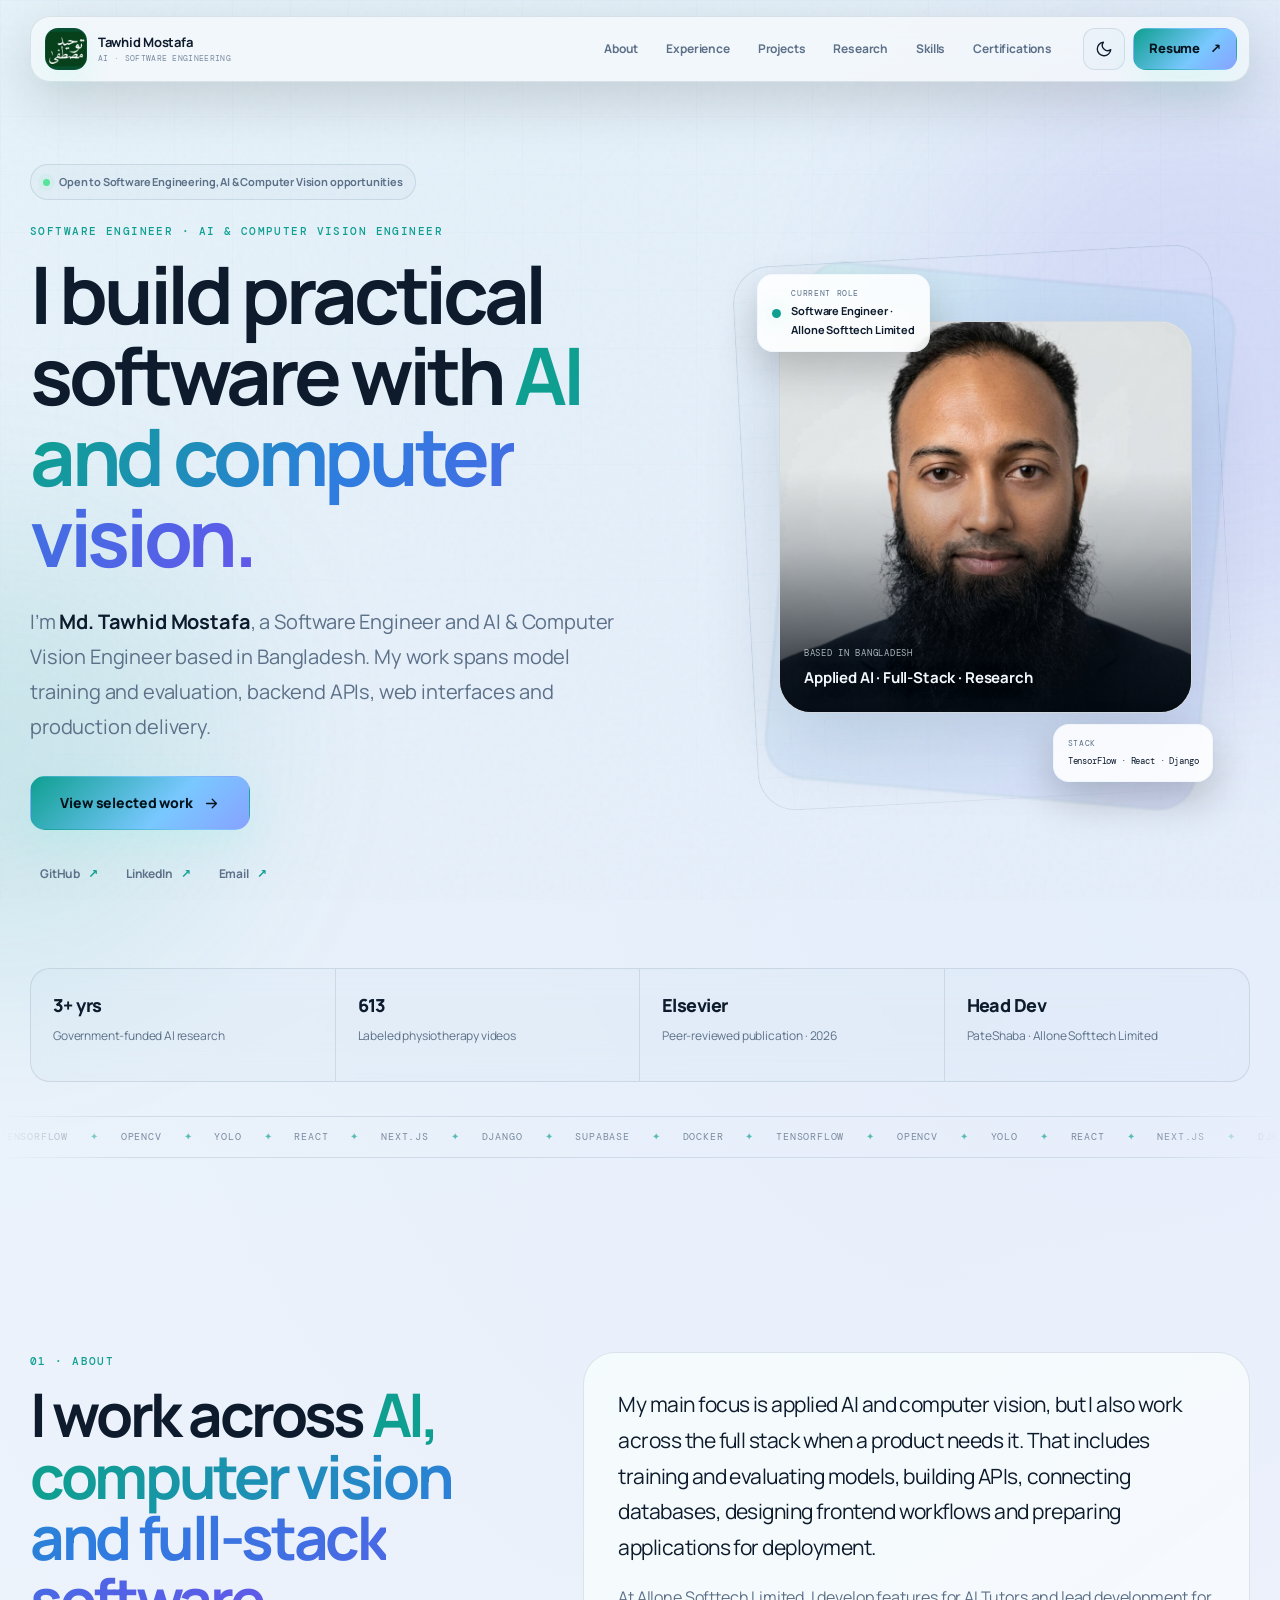
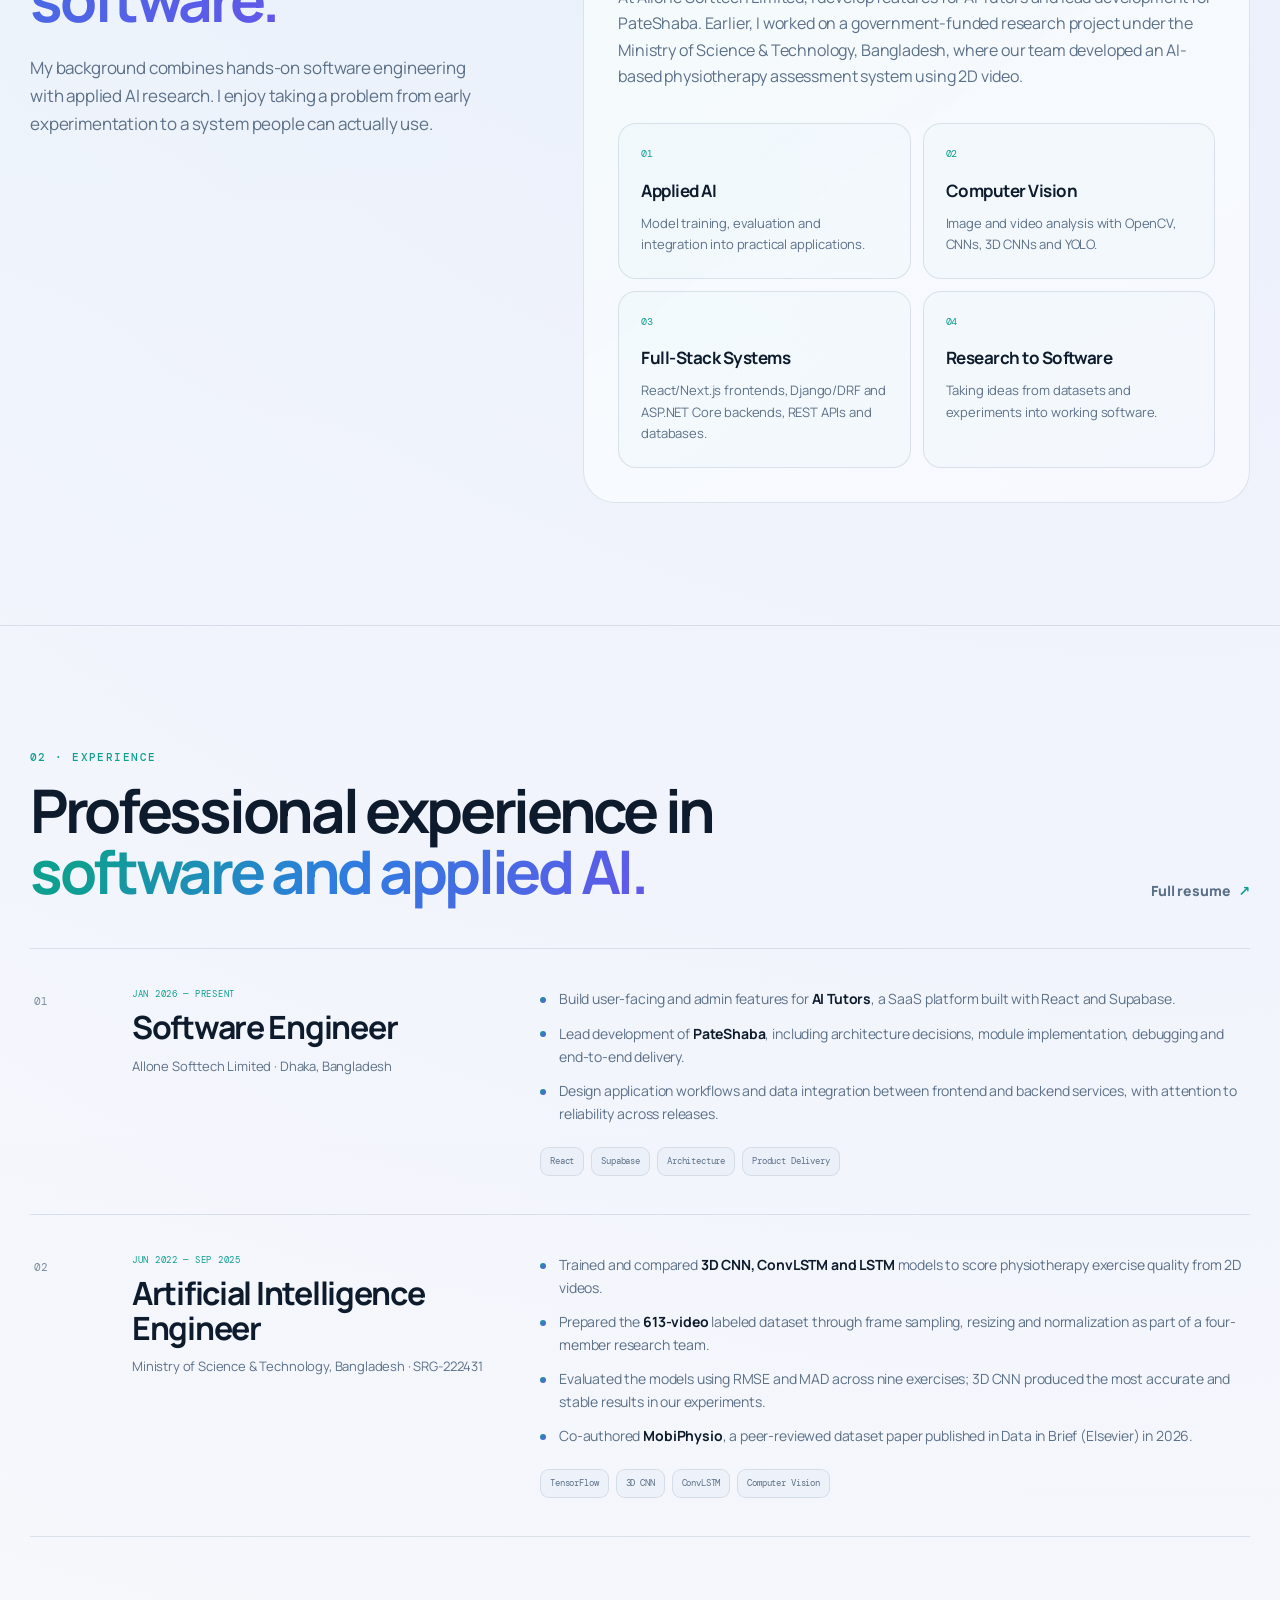
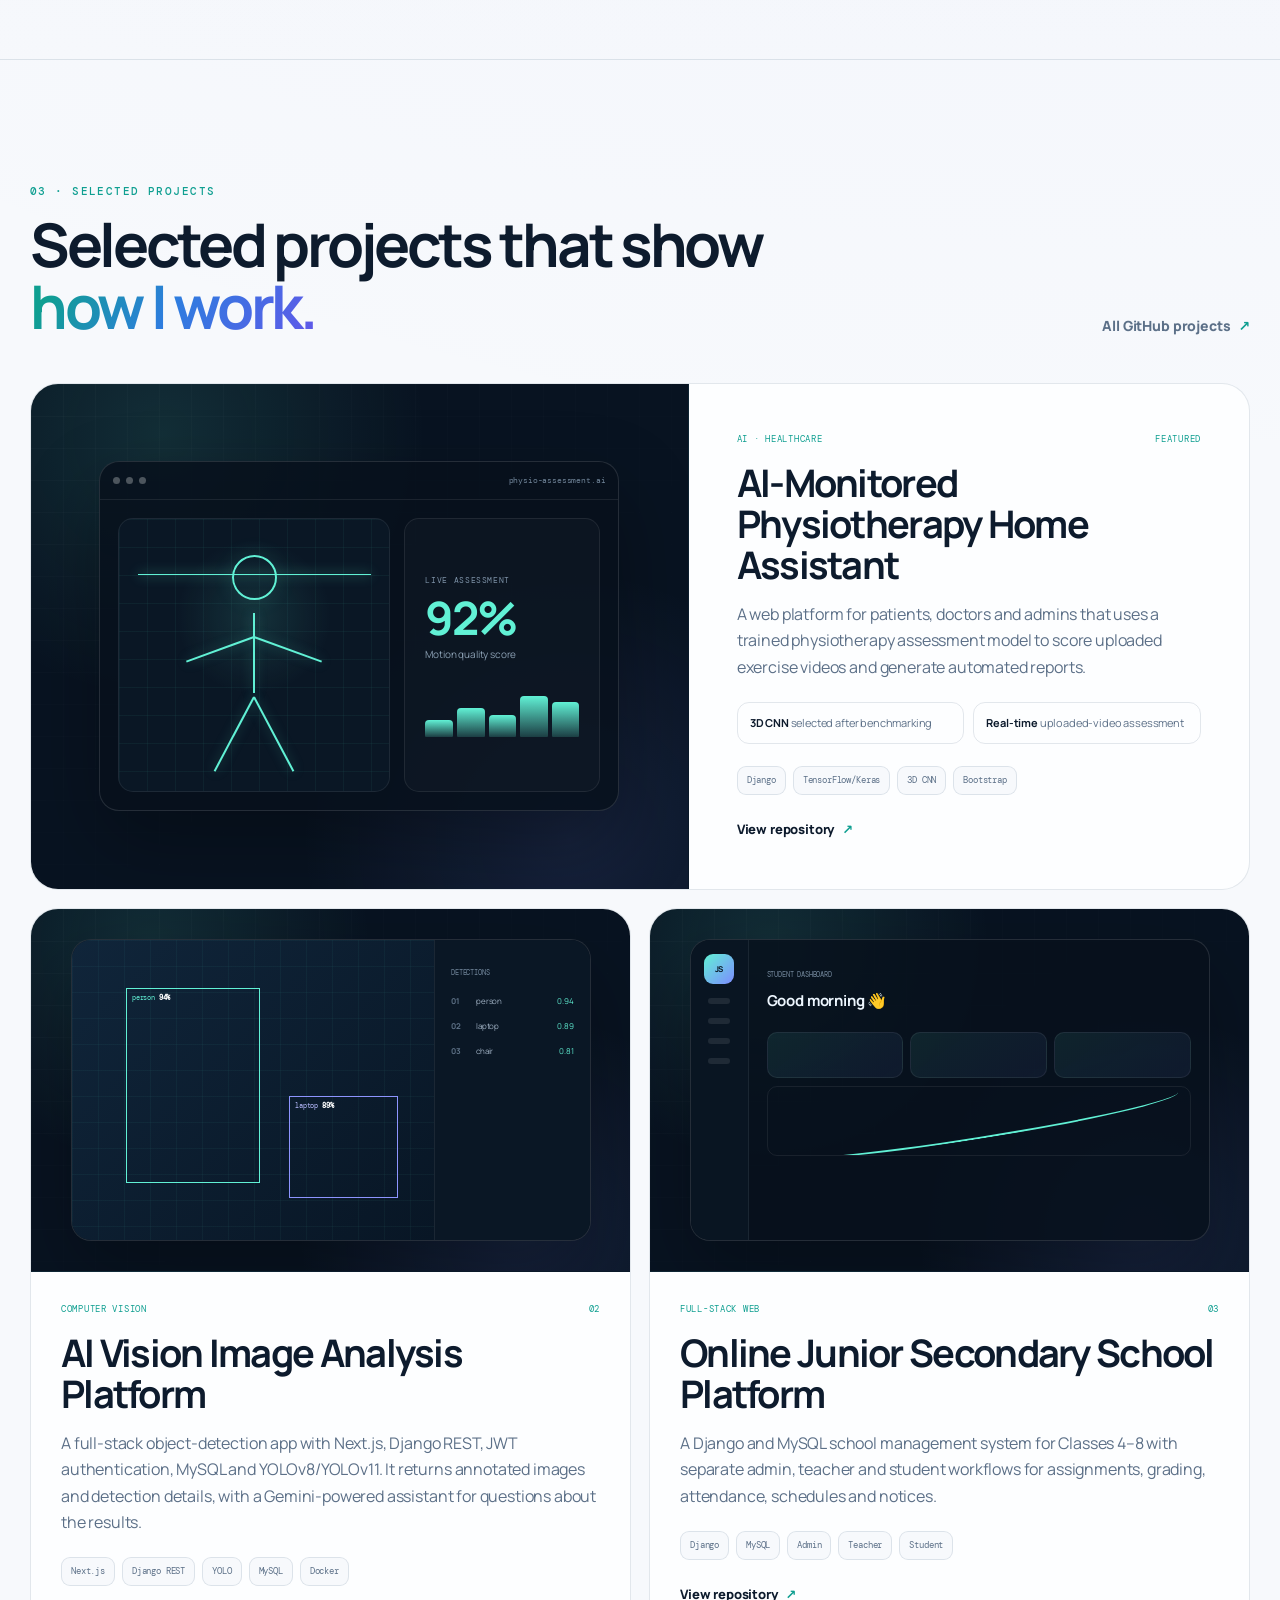
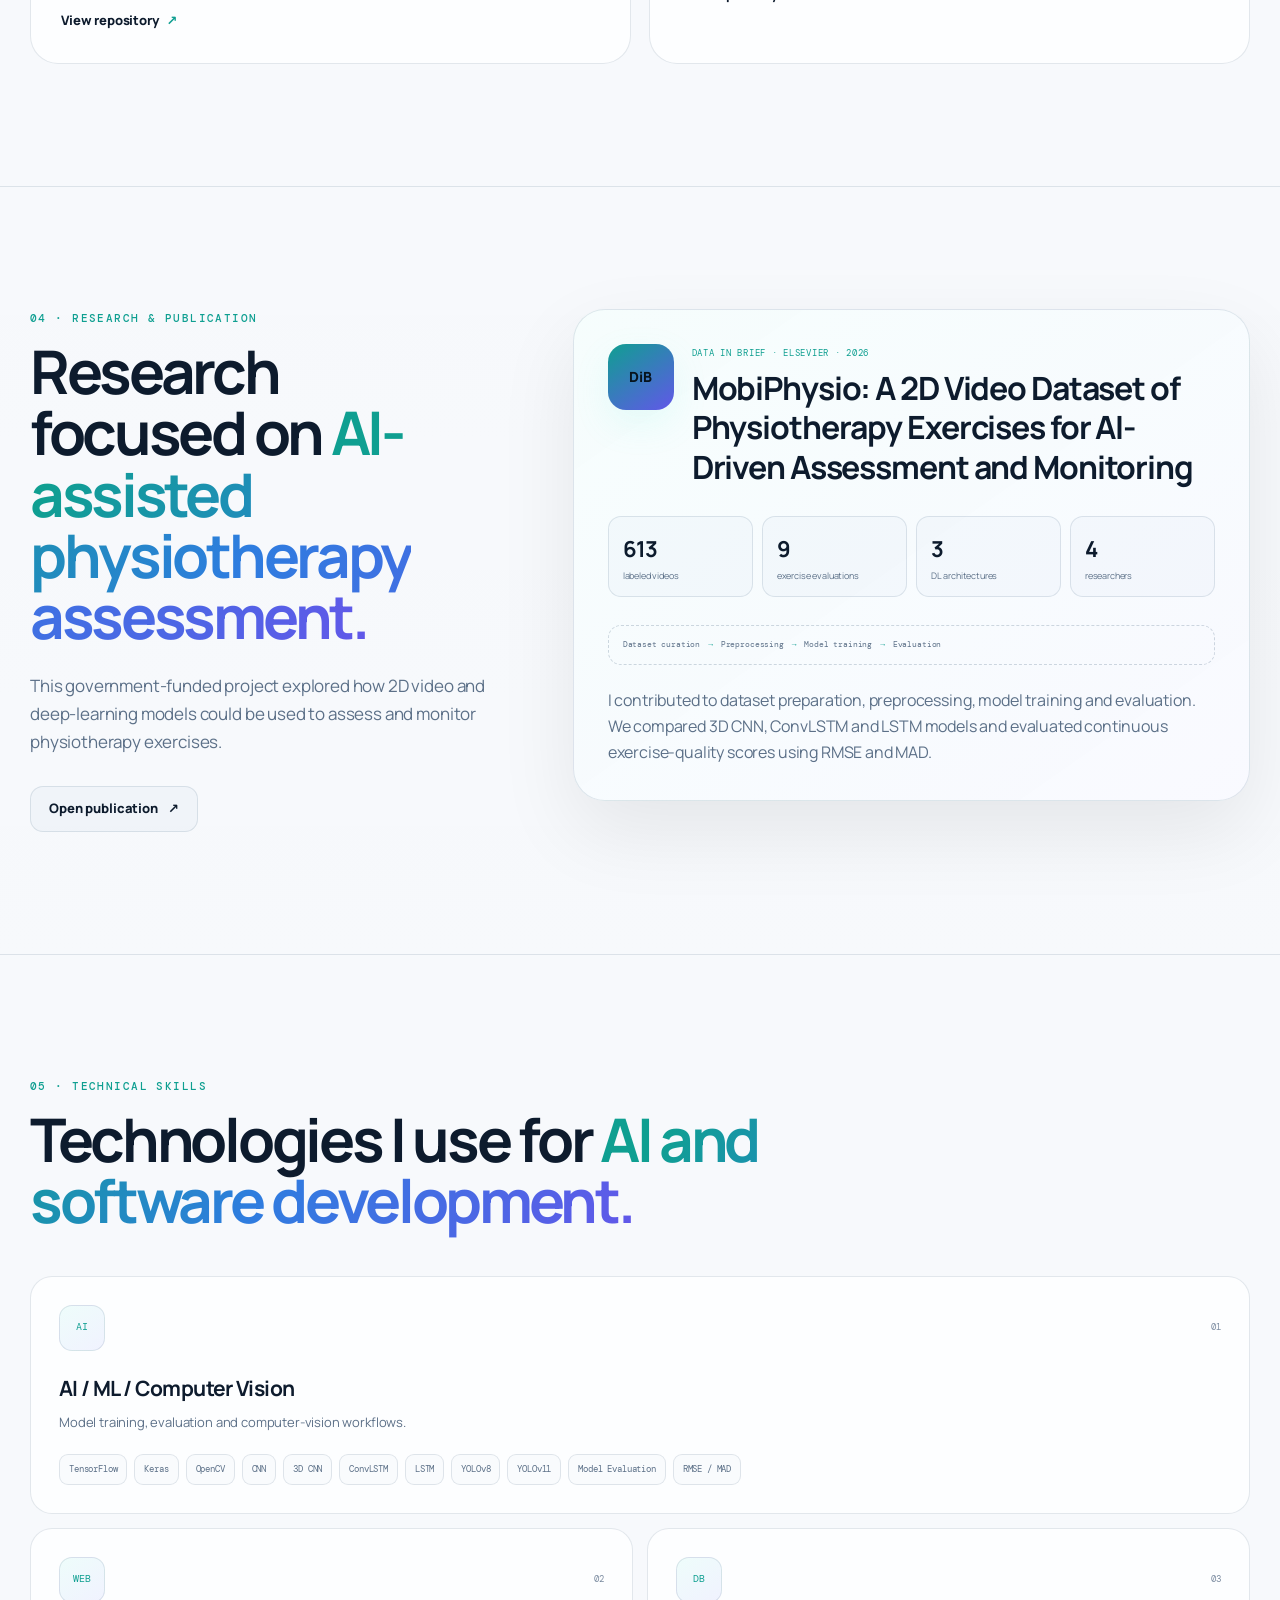
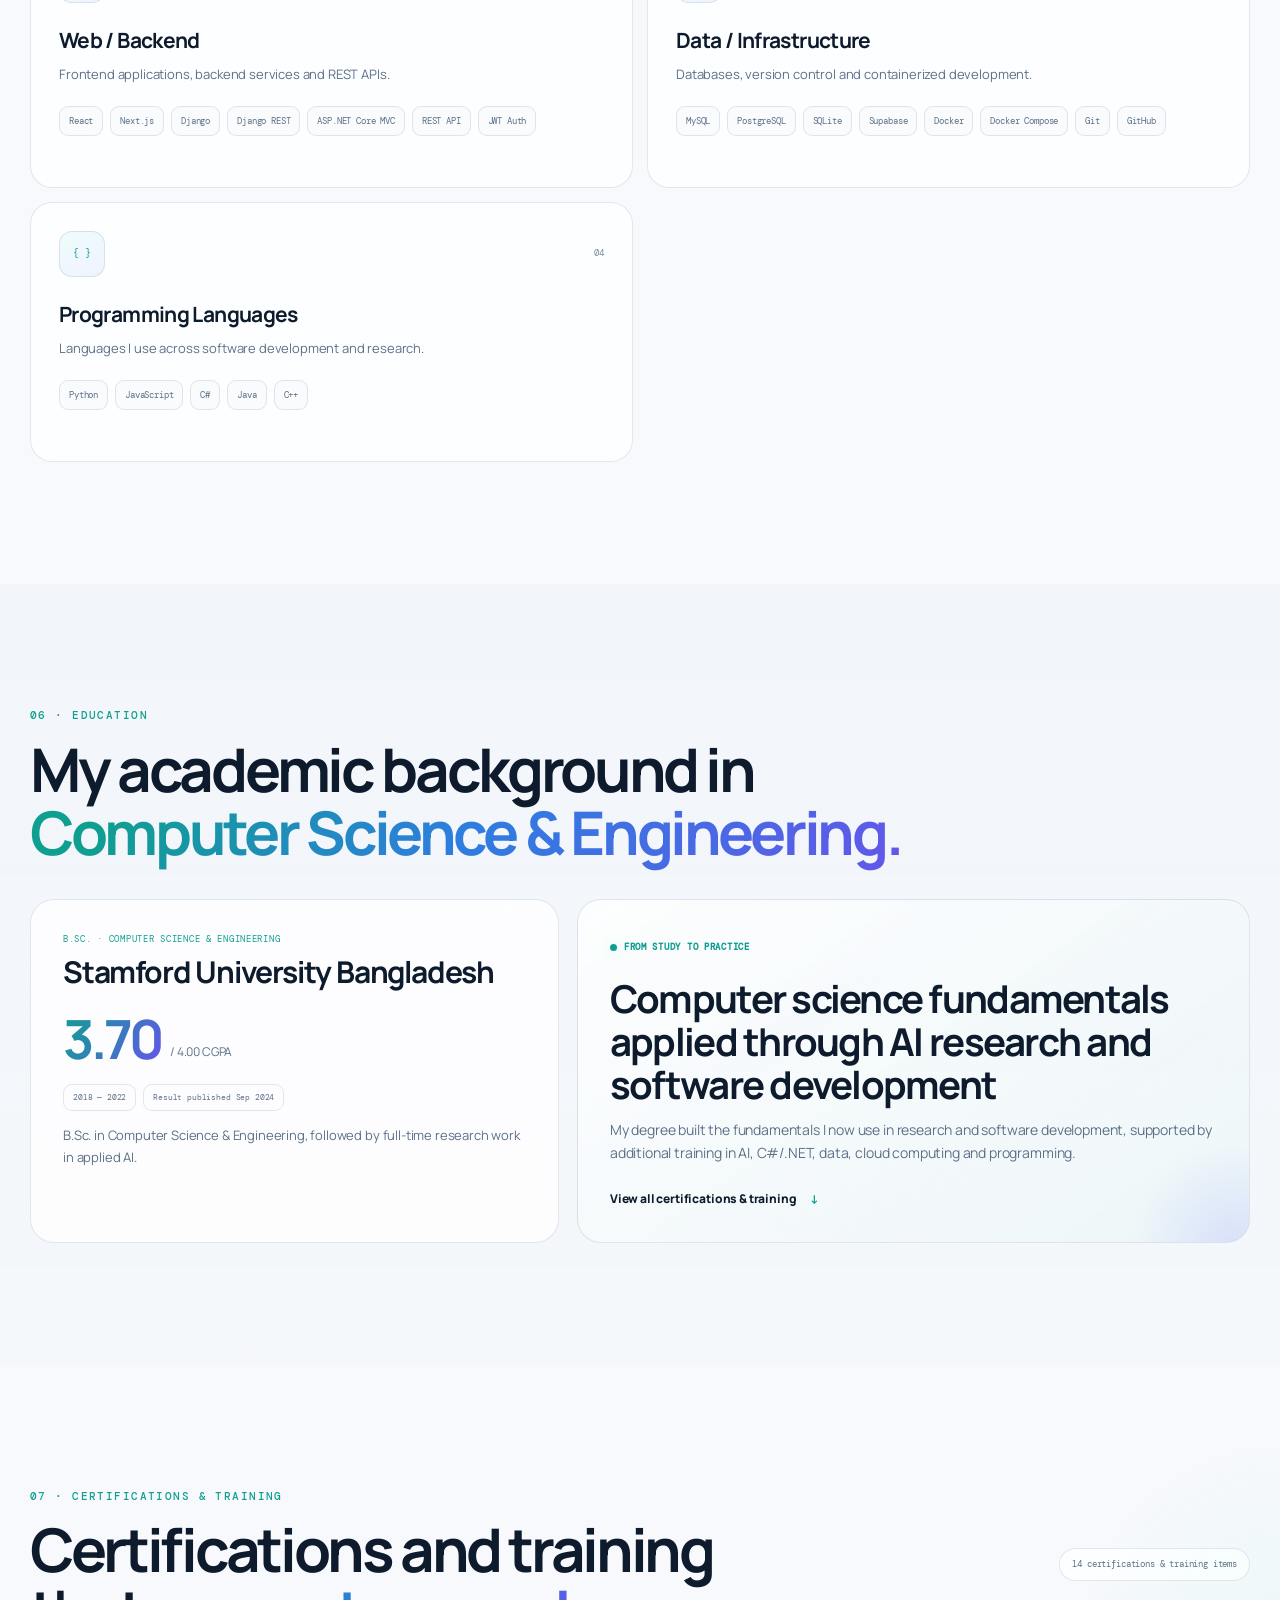
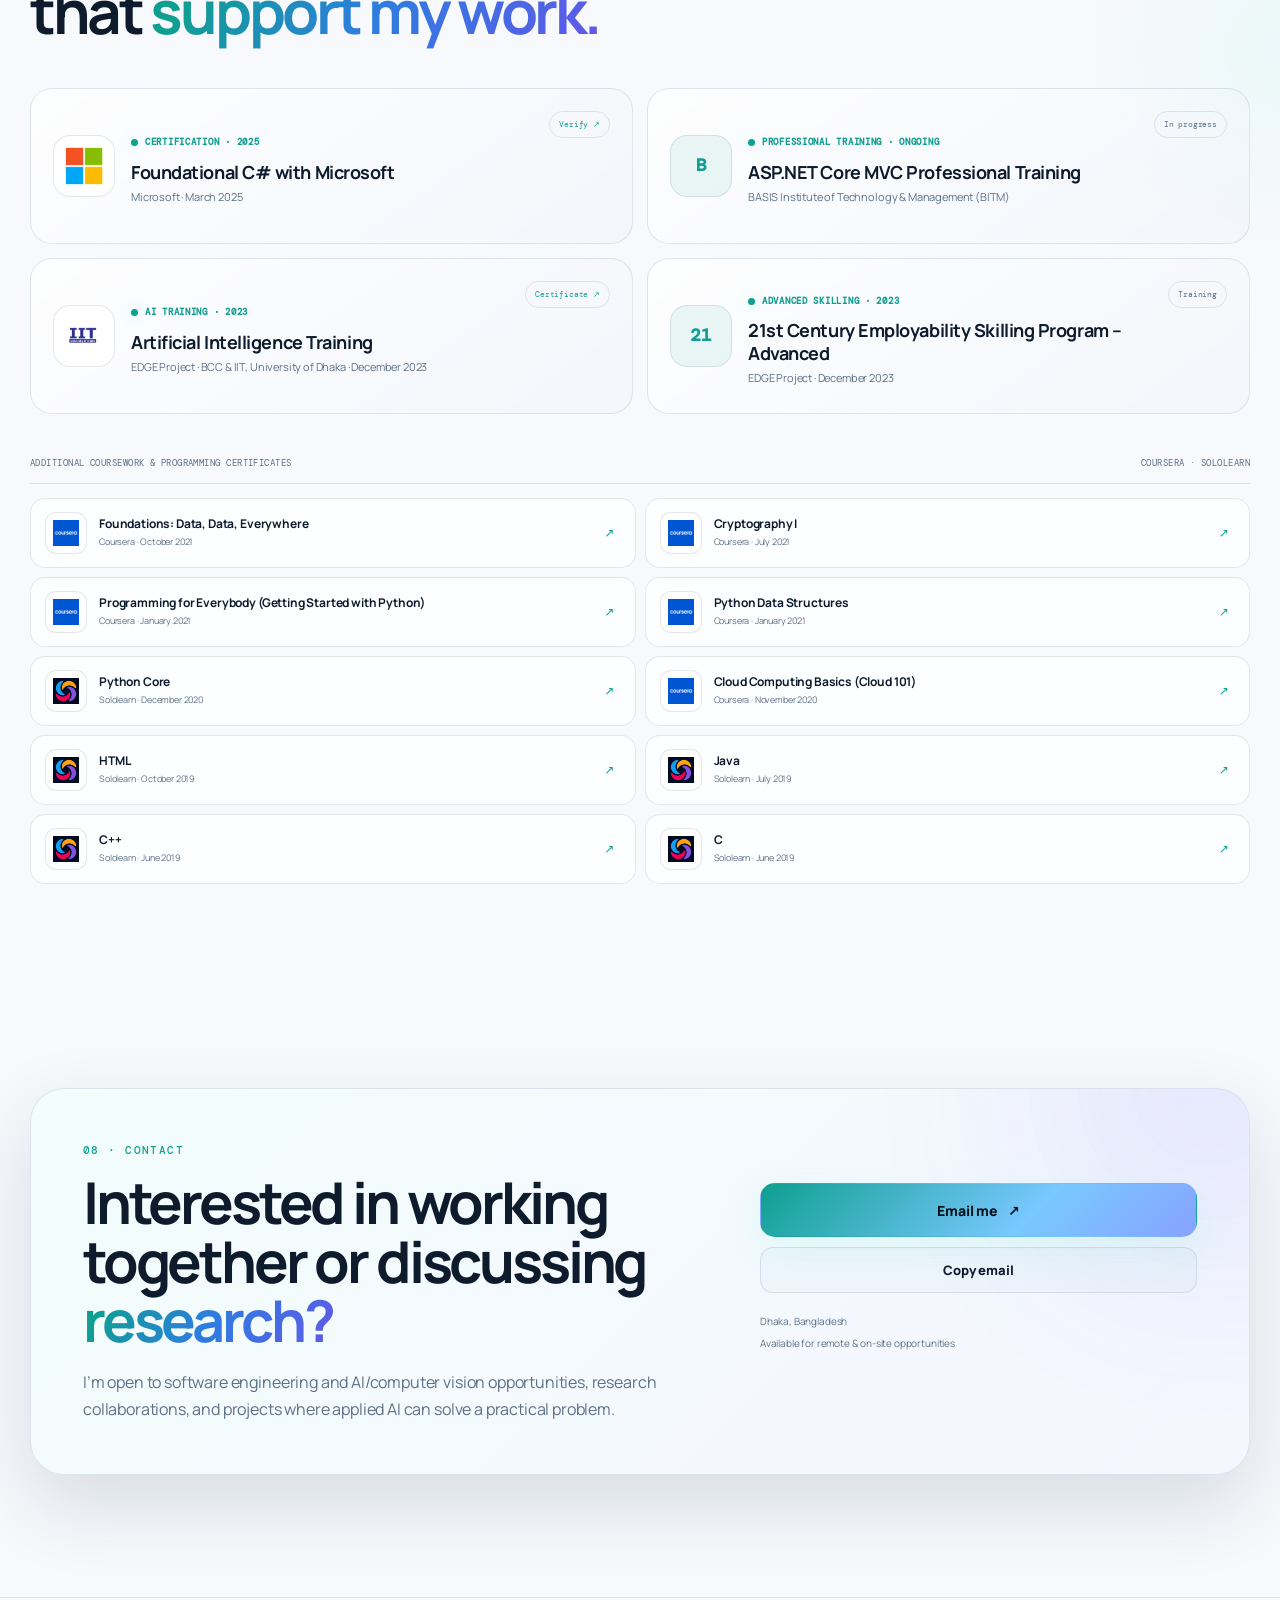
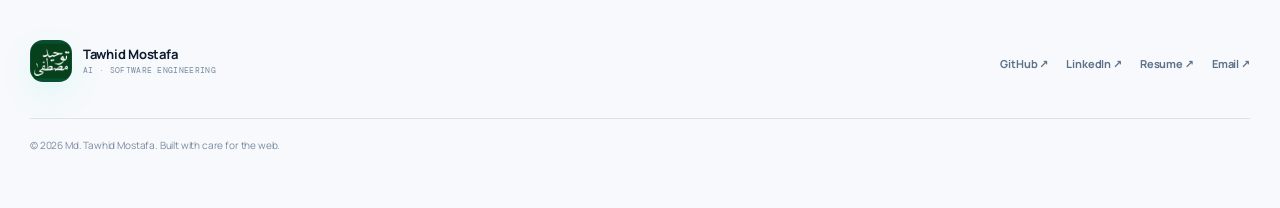
<file: index.html>
<!doctype html>
<html lang="en">
<head>
  <meta charset="utf-8">
  <meta name="viewport" content="width=device-width, initial-scale=1">
  <meta name="color-scheme" content="dark light">
  <meta name="theme-color" content="#07111f">
  <meta name="description" content="Portfolio of Md. Tawhid Mostafa, a Software Engineer and AI & Computer Vision Engineer with experience in applied AI research, full-stack development, and production software.">
  <meta name="keywords" content="Tawhid Mostafa, Software Engineer, AI Engineer, Computer Vision, TensorFlow, OpenCV, React, Django, Bangladesh">
  <meta name="author" content="Md. Tawhid Mostafa">
  <meta name="robots" content="index, follow, max-image-preview:large">
  <link rel="canonical" href="https://mdtawhidmostafa.github.io/">

  <meta property="og:type" content="website">
  <meta property="og:title" content="Md. Tawhid Mostafa — Software Engineer & AI Engineer">
  <meta property="og:description" content="Software engineering, applied AI and computer vision — from model training and research to full-stack product development.">
  <meta property="og:url" content="https://mdtawhidmostafa.github.io/">
  <meta property="og:site_name" content="Md. Tawhid Mostafa">
  <meta property="og:image" content="https://mdtawhidmostafa.github.io/assets/profile.webp">
  <meta name="twitter:card" content="summary_large_image">
  <meta name="twitter:title" content="Md. Tawhid Mostafa — Software Engineer & AI Engineer">
  <meta name="twitter:description" content="Portfolio of Md. Tawhid Mostafa, Software Engineer and AI & Computer Vision Engineer based in Bangladesh.">
  <meta name="twitter:image" content="https://mdtawhidmostafa.github.io/assets/profile.webp">

  <title>Md. Tawhid Mostafa | Software Engineer & AI Engineer</title>
  <link rel="icon" href="assets/favicon.png" type="image/png">
  <link rel="preconnect" href="https://fonts.googleapis.com">
  <link rel="preconnect" href="https://fonts.gstatic.com" crossorigin>
  <link href="https://fonts.googleapis.com/css2?family=DM+Mono:wght@400;500&family=Manrope:wght@400;500;600;700;800&display=swap" rel="stylesheet">
  <link rel="stylesheet" href="styles.css">

  <script type="application/ld+json">
  {
    "@context": "https://schema.org",
    "@graph": [
      {
        "@type": "WebSite",
        "@id": "https://mdtawhidmostafa.github.io/#website",
        "url": "https://mdtawhidmostafa.github.io/",
        "name": "Md. Tawhid Mostafa",
        "alternateName": ["Tawhid Mostafa", "Tawhid"],
        "inLanguage": "en"
      },
      {
        "@type": "Person",
        "@id": "https://mdtawhidmostafa.github.io/#person",
        "name": "Md. Tawhid Mostafa",
        "alternateName": ["Tawhid Mostafa", "Tawhid"],
        "url": "https://mdtawhidmostafa.github.io/",
        "image": "https://mdtawhidmostafa.github.io/assets/profile.webp",
        "jobTitle": ["Software Engineer", "AI & Computer Vision Engineer"],
        "email": "mailto:mmttawhid@gmail.com",
        "sameAs": [
          "https://linkedin.com/in/tawhid-mostafa",
          "https://github.com/mdtawhidmostafa"
        ],
        "knowsAbout": [
          "Software Engineering", "Artificial Intelligence", "Machine Learning",
          "Computer Vision", "TensorFlow", "OpenCV", "YOLO", "React",
          "Next.js", "Django", "ASP.NET Core", "Supabase"
        ]
      }
    ]
  }
  </script>
</head>
<body>
  <a class="skip-link" href="#main">Skip to content</a>
  <div class="scroll-progress" id="scrollProgress" aria-hidden="true"></div>
  <div class="page-noise" aria-hidden="true"></div>
  <div class="orb orb-one" aria-hidden="true"></div>
  <div class="orb orb-two" aria-hidden="true"></div>

  <header class="site-header" id="top">
    <div class="container nav-shell">
      <a class="brand" href="#top" aria-label="Tawhid Mostafa home">
        <span class="brand-mark"><img src="assets/favicon.png" alt="Tawhid Mostafa logo"></span>
        <span class="brand-copy"><strong>Tawhid Mostafa</strong><small>AI · Software Engineering</small></span>
      </a>

      <nav class="desktop-nav" aria-label="Primary navigation">
        <a href="#about">About</a>
        <a href="#experience">Experience</a>
        <a href="#projects">Projects</a>
        <a href="#research">Research</a>
        <a href="#skills">Skills</a>
        <a href="#certifications">Certifications</a>
      </nav>

      <div class="nav-actions">
        <button class="icon-button" id="themeToggle" type="button" aria-label="Switch color theme" title="Switch color theme">
          <svg class="sun-icon" viewBox="0 0 24 24" aria-hidden="true"><path d="M12 4V2m0 20v-2M4.93 4.93 3.51 3.51m16.98 16.98-1.42-1.42M4 12H2m20 0h-2M4.93 19.07l-1.42 1.42M20.49 3.51l-1.42 1.42"/><circle cx="12" cy="12" r="4"/></svg>
          <svg class="moon-icon" viewBox="0 0 24 24" aria-hidden="true"><path d="M21 12.79A9 9 0 1 1 11.21 3 7 7 0 0 0 21 12.79Z"/></svg>
        </button>
        <a class="button button-small button-primary desktop-resume" href="https://drive.google.com/file/d/1exhxS128atfLakAHLPhanQI4KWZ8wlcp/view?usp=drive_link" target="_blank" rel="noopener noreferrer">Resume <span>↗</span></a>
        <button class="menu-button" id="menuButton" type="button" aria-expanded="false" aria-controls="mobileNav" aria-label="Open navigation menu">
          <span></span><span></span><span></span>
        </button>
      </div>
    </div>

    <nav class="mobile-nav" id="mobileNav" aria-label="Mobile navigation">
      <a href="#about">About</a>
      <a href="#experience">Experience</a>
      <a href="#projects">Projects</a>
      <a href="#research">Research</a>
      <a href="#skills">Skills</a>
      <a href="#education">Education</a>
      <a href="#certifications">Certifications</a>
      <a href="#contact">Contact</a>
      <a href="https://drive.google.com/file/d/1exhxS128atfLakAHLPhanQI4KWZ8wlcp/view?usp=drive_link" target="_blank" rel="noopener noreferrer">Open Resume ↗</a>
    </nav>
  </header>

  <main id="main">
    <section class="hero section" aria-labelledby="hero-title">
      <div class="container hero-layout">
        <div class="hero-copy reveal">
          <div class="availability"><span></span> Open to Software Engineering, AI & Computer Vision opportunities</div>
          <p class="eyebrow">SOFTWARE ENGINEER · AI & COMPUTER VISION ENGINEER</p>
          <h1 id="hero-title">I build practical software with <span class="gradient-text">AI and computer vision.</span></h1>
          <p class="hero-lead">I’m <strong>Md. Tawhid Mostafa</strong>, a Software Engineer and AI & Computer Vision Engineer based in Bangladesh. My work spans model training and evaluation, backend APIs, web interfaces and production delivery.</p>

          <div class="hero-actions">
            <a class="button button-primary button-large" href="#projects">View selected work
              <svg viewBox="0 0 24 24" aria-hidden="true"><path d="M5 12h14m-6-6 6 6-6 6"/></svg>
            </a>
          </div>

          <div class="hero-socials" aria-label="Professional links">
            <a href="https://github.com/mdtawhidmostafa" target="_blank" rel="noopener"><span>GitHub</span><em>↗</em></a>
            <a href="https://linkedin.com/in/tawhid-mostafa" target="_blank" rel="noopener"><span>LinkedIn</span><em>↗</em></a>
            <a href="mailto:mmttawhid@gmail.com"><span>Email</span><em>↗</em></a>
          </div>
        </div>

        <div class="hero-visual reveal reveal-delay-1">
          <div class="visual-stage" data-tilt>
            <div class="visual-grid" aria-hidden="true"></div>
            <div class="portrait-frame">
              <img src="assets/profile.webp" width="900" height="900" alt="Portrait of Md. Tawhid Mostafa">
              <div class="portrait-gradient" aria-hidden="true"></div>
              <div class="portrait-info">
                <p>Based in Bangladesh</p>
                <strong>Applied AI · Full-Stack · Research</strong>
              </div>
            </div>
            <div class="floating-card floating-role">
              <span class="mini-dot"></span>
              <div><small>CURRENT ROLE</small><strong>Software Engineer ·  </br> Allone Softtech Limited</strong></div>
            </div>
            <div class="floating-card floating-code">
              <small>STACK</small>
              <code>TensorFlow · React · Django</code>
            </div>
            <div class="floating-symbol symbol-ai">AI</div>
            <div class="floating-symbol symbol-cv">CV</div>
          </div>
        </div>
      </div>

      <div class="container proof-strip reveal reveal-delay-2" aria-label="Career highlights">
        <article><span class="proof-number">3+ yrs</span><p>Government-funded AI research</p></article>
        <article><span class="proof-number">613</span><p>Labeled physiotherapy videos</p></article>
        <article><span class="proof-number">Elsevier</span><p>Peer-reviewed publication · 2026</p></article>
        <article><span class="proof-number">Head Dev</span><p>PateShaba · Allone Softtech Limited</p></article>
      </div>

      <div class="stack-ribbon" aria-label="Core technology stack">
        <div class="stack-track">
          <span>TensorFlow</span><i>✦</i><span>OpenCV</span><i>✦</i><span>YOLO</span><i>✦</i><span>React</span><i>✦</i><span>Next.js</span><i>✦</i><span>Django</span><i>✦</i><span>Supabase</span><i>✦</i><span>Docker</span><i>✦</i>
          <span>TensorFlow</span><i>✦</i><span>OpenCV</span><i>✦</i><span>YOLO</span><i>✦</i><span>React</span><i>✦</i><span>Next.js</span><i>✦</i><span>Django</span><i>✦</i><span>Supabase</span><i>✦</i><span>Docker</span><i>✦</i>
        </div>
      </div>
    </section>

    <section class="section" id="about">
      <div class="container about-layout">
        <div class="section-heading sticky-heading reveal">
          <p class="eyebrow">01 · ABOUT</p>
          <h2>I work across <span class="gradient-text">AI, computer vision and full-stack software.</span></h2>
          <p class="section-intro">My background combines hands-on software engineering with applied AI research. I enjoy taking a problem from early experimentation to a system people can actually use.</p>
        </div>

        <div class="about-panel reveal reveal-delay-1">
          <p class="about-lead">My main focus is applied AI and computer vision, but I also work across the full stack when a product needs it. That includes training and evaluating models, building APIs, connecting databases, designing frontend workflows and preparing applications for deployment.</p>
          <p>At Allone Softtech Limited, I develop features for AI Tutors and lead development for PateShaba. Earlier, I worked on a government-funded research project under the Ministry of Science & Technology, Bangladesh, where our team developed an AI-based physiotherapy assessment system using 2D video.</p>

          <div class="capability-grid">
            <article><div class="cap-icon">01</div><h3>Applied AI</h3><p>Model training, evaluation and integration into practical applications.</p></article>
            <article><div class="cap-icon">02</div><h3>Computer Vision</h3><p>Image and video analysis with OpenCV, CNNs, 3D CNNs and YOLO.</p></article>
            <article><div class="cap-icon">03</div><h3>Full-Stack Systems</h3><p>React/Next.js frontends, Django/DRF and ASP.NET Core backends, REST APIs and databases.</p></article>
            <article><div class="cap-icon">04</div><h3>Research to Software</h3><p>Taking ideas from datasets and experiments into working software.</p></article>
          </div>
        </div>
      </div>
    </section>

    <section class="section section-dark" id="experience">
      <div class="container">
        <div class="section-heading section-heading-row reveal">
          <div><p class="eyebrow">02 · EXPERIENCE</p><h2>Professional experience in <span class="gradient-text">software and applied AI.</span></h2></div>
          <a class="text-link" href="https://drive.google.com/file/d/1exhxS128atfLakAHLPhanQI4KWZ8wlcp/view?usp=drive_link" target="_blank" rel="noopener">Full resume <span>↗</span></a>
        </div>

        <div class="experience-list">
          <article class="experience-card reveal">
            <div class="experience-index">01</div>
            <div class="experience-role">
              <p class="experience-date">JAN 2026 — PRESENT</p>
              <h3>Software Engineer</h3>
              <p class="experience-org">Allone Softtech Limited · Dhaka, Bangladesh</p>
            </div>
            <div class="experience-body">
              <ul class="clean-list">
                <li>Build user-facing and admin features for <strong>AI Tutors</strong>, a SaaS platform built with React and Supabase.</li>
                <li>Lead development of <strong>PateShaba</strong>, including architecture decisions, module implementation, debugging and end-to-end delivery.</li>
                <li>Design application workflows and data integration between frontend and backend services, with attention to reliability across releases.</li>
              </ul>
              <div class="tag-row"><span>React</span><span>Supabase</span><span>Architecture</span><span>Product Delivery</span></div>
            </div>
          </article>

          <article class="experience-card reveal reveal-delay-1">
            <div class="experience-index">02</div>
            <div class="experience-role">
              <p class="experience-date">JUN 2022 — SEP 2025</p>
              <h3>Artificial Intelligence Engineer</h3>
              <p class="experience-org">Ministry of Science & Technology, Bangladesh · SRG-222431</p>
            </div>
            <div class="experience-body">
              <ul class="clean-list">
                <li>Trained and compared <strong>3D CNN, ConvLSTM and LSTM</strong> models to score physiotherapy exercise quality from 2D videos.</li>
                <li>Prepared the <strong>613-video</strong> labeled dataset through frame sampling, resizing and normalization as part of a four-member research team.</li>
                <li>Evaluated the models using RMSE and MAD across nine exercises; 3D CNN produced the most accurate and stable results in our experiments.</li>
                <li>Co-authored <strong>MobiPhysio</strong>, a peer-reviewed dataset paper published in Data in Brief (Elsevier) in 2026.</li>
              </ul>
              <div class="tag-row"><span>TensorFlow</span><span>3D CNN</span><span>ConvLSTM</span><span>Computer Vision</span></div>
            </div>
          </article>
        </div>
      </div>
    </section>

    <section class="section" id="projects">
      <div class="container">
        <div class="section-heading section-heading-row reveal">
          <div><p class="eyebrow">03 · SELECTED PROJECTS</p><h2>Selected projects that show <span class="gradient-text">how I work.</span></h2></div>
          <a class="text-link" href="https://github.com/mdtawhidmostafa" target="_blank" rel="noopener">All GitHub projects <span>↗</span></a>
        </div>

        <div class="projects-grid">
          <article class="project-card project-featured reveal" data-tilt>
            <div class="project-visual visual-physio">
              <div class="project-window" aria-hidden="true">
                <div class="window-top"><span></span><span></span><span></span><em>physio-assessment.ai</em></div>
                <div class="physio-dashboard">
                  <div class="pose-stage"><div class="pose-head"></div><i class="limb l1"></i><i class="limb l2"></i><i class="limb l3"></i><i class="limb l4"></i><i class="limb l5"></i><div class="scan-line"></div></div>
                  <div class="score-panel"><small>LIVE ASSESSMENT</small><strong>92%</strong><span>Motion quality score</span><div class="micro-bars"><i></i><i></i><i></i><i></i><i></i></div></div>
                </div>
              </div>
            </div>
            <div class="project-content">
              <div class="project-meta"><span>AI · HEALTHCARE</span><span>FEATURED</span></div>
              <h3>AI-Monitored Physiotherapy Home Assistant</h3>
              <p>A web platform for patients, doctors and admins that uses a trained physiotherapy assessment model to score uploaded exercise videos and generate automated reports.</p>
              <div class="project-highlights"><span><strong>3D CNN</strong> selected after benchmarking</span><span><strong>Real-time</strong> uploaded-video assessment</span></div>
              <div class="tag-row"><span>Django</span><span>TensorFlow/Keras</span><span>3D CNN</span><span>Bootstrap</span></div>
              <a class="project-link" href="https://github.com/mdtawhidmostafa/Physiotherapy_Home_Assistant_Solution" target="_blank" rel="noopener">View repository <span>↗</span></a>
            </div>
          </article>

          <article class="project-card reveal reveal-delay-1" data-tilt>
            <div class="project-visual visual-detection">
              <div class="vision-window" aria-hidden="true">
                <div class="vision-image"><span class="detect-box detect-one">person <b>94%</b></span><span class="detect-box detect-two">laptop <b>89%</b></span><div class="vision-grid"></div></div>
                <div class="vision-results"><small>DETECTIONS</small><p><b>01</b> person <em>0.94</em></p><p><b>02</b> laptop <em>0.89</em></p><p><b>03</b> chair <em>0.81</em></p></div>
              </div>
            </div>
            <div class="project-content">
              <div class="project-meta"><span>COMPUTER VISION</span><span>02</span></div>
              <h3>AI Vision Image Analysis Platform</h3>
              <p>A full-stack object-detection app with Next.js, Django REST, JWT authentication, MySQL and YOLOv8/YOLOv11. It returns annotated images and detection details, with a Gemini-powered assistant for questions about the results.</p>
              <div class="tag-row"><span>Next.js</span><span>Django REST</span><span>YOLO</span><span>MySQL</span><span>Docker</span></div>
              <a class="project-link" href="https://github.com/mdtawhidmostafa/AI_Vision_Image_Analysis_Platform" target="_blank" rel="noopener">View repository <span>↗</span></a>
            </div>
          </article>

          <article class="project-card reveal reveal-delay-2" data-tilt>
            <div class="project-visual visual-school">
              <div class="school-window" aria-hidden="true">
                <div class="school-sidebar"><b>JS</b><i></i><i></i><i></i><i></i></div>
                <div class="school-main"><small>STUDENT DASHBOARD</small><strong>Good morning 👋</strong><div class="school-cards"><span></span><span></span><span></span></div><div class="school-chart"><i></i></div></div>
              </div>
            </div>
            <div class="project-content">
              <div class="project-meta"><span>FULL-STACK WEB</span><span>03</span></div>
              <h3>Online Junior Secondary School Platform</h3>
              <p>A Django and MySQL school management system for Classes 4–8 with separate admin, teacher and student workflows for assignments, grading, attendance, schedules and notices.</p>
              <div class="tag-row"><span>Django</span><span>MySQL</span><span>Admin</span><span>Teacher</span><span>Student</span></div>
              <a class="project-link" href="https://github.com/mdtawhidmostafa/Junior_Secondary_School" target="_blank" rel="noopener">View repository <span>↗</span></a>
            </div>
          </article>
        </div>
      </div>
    </section>

    <section class="section section-dark" id="research">
      <div class="container research-layout">
        <div class="section-heading reveal">
          <p class="eyebrow">04 · RESEARCH & PUBLICATION</p>
          <h2>Research focused on <span class="gradient-text">AI-assisted physiotherapy assessment.</span></h2>
          <p class="section-intro">This government-funded project explored how 2D video and deep-learning models could be used to assess and monitor physiotherapy exercises.</p>
          <a class="button button-ghost" href="https://doi.org/10.1016/j.dib.2026.112635" target="_blank" rel="noopener">Open publication <span>↗</span></a>
        </div>

        <article class="publication-card reveal reveal-delay-1">
          <div class="publication-top">
            <div class="journal-mark">DiB</div>
            <div><p>DATA IN BRIEF · ELSEVIER · 2026</p><h3>MobiPhysio: A 2D Video Dataset of Physiotherapy Exercises for AI-Driven Assessment and Monitoring</h3></div>
          </div>
          <div class="research-facts">
            <div><strong>613</strong><span>labeled videos</span></div>
            <div><strong>9</strong><span>exercise evaluations</span></div>
            <div><strong>3</strong><span>DL architectures</span></div>
            <div><strong>4</strong><span>researchers</span></div>
          </div>
          <div class="research-flow">
            <span>Dataset curation</span><i>→</i><span>Preprocessing</span><i>→</i><span>Model training</span><i>→</i><span>Evaluation</span>
          </div>
          <p>I contributed to dataset preparation, preprocessing, model training and evaluation. We compared 3D CNN, ConvLSTM and LSTM models and evaluated continuous exercise-quality scores using RMSE and MAD.</p>
        </article>
      </div>
    </section>

    <section class="section" id="skills">
      <div class="container">
        <div class="section-heading reveal">
          <p class="eyebrow">05 · TECHNICAL SKILLS</p>
          <h2>Technologies I use for <span class="gradient-text">AI and software development.</span></h2>
        </div>

        <div class="skills-grid">
          <article class="skill-card skill-card-large reveal"><div class="skill-top"><span>AI</span><small>01</small></div><h3>AI / ML / Computer Vision</h3><p>Model training, evaluation and computer-vision workflows.</p><div class="skill-cloud"><span>TensorFlow</span><span>Keras</span><span>OpenCV</span><span>CNN</span><span>3D CNN</span><span>ConvLSTM</span><span>LSTM</span><span>YOLOv8</span><span>YOLOv11</span><span>Model Evaluation</span><span>RMSE / MAD</span></div></article>
          <article class="skill-card reveal reveal-delay-1"><div class="skill-top"><span>WEB</span><small>02</small></div><h3>Web / Backend</h3><p>Frontend applications, backend services and REST APIs.</p><div class="skill-cloud"><span>React</span><span>Next.js</span><span>Django</span><span>Django REST</span><span>ASP.NET Core MVC</span><span>REST API</span><span>JWT Auth</span></div></article>
          <article class="skill-card reveal reveal-delay-2"><div class="skill-top"><span>DB</span><small>03</small></div><h3>Data / Infrastructure</h3><p>Databases, version control and containerized development.</p><div class="skill-cloud"><span>MySQL</span><span>PostgreSQL</span><span>SQLite</span><span>Supabase</span><span>Docker</span><span>Docker Compose</span><span>Git</span><span>GitHub</span></div></article>
          <article class="skill-card reveal reveal-delay-3"><div class="skill-top"><span>{ }</span><small>04</small></div><h3>Programming Languages</h3><p>Languages I use across software development and research.</p><div class="skill-cloud"><span>Python</span><span>JavaScript</span><span>C#</span><span>Java</span><span>C++</span></div></article>
        </div>
      </div>
    </section>

    <section class="section section-soft" id="education">
      <div class="container">
        <div class="section-heading reveal">
          <p class="eyebrow">06 · EDUCATION</p>
          <h2>My academic background in <span class="gradient-text">Computer Science &amp; Engineering.</span></h2>
        </div>

        <div class="education-focus-grid">
          <article class="education-card reveal">
            <p class="card-kicker">B.SC. · COMPUTER SCIENCE & ENGINEERING</p>
            <h3>Stamford University Bangladesh</h3>
            <div class="degree-score"><strong>3.70</strong><span>/ 4.00 CGPA</span></div>
            <div class="education-meta"><span>2018 — 2022</span><span>Result published Sep 2024</span></div>
            <p class="muted">B.Sc. in Computer Science &amp; Engineering, followed by full-time research work in applied AI.</p>
          </article>

          <article class="education-note reveal reveal-delay-1">
            <span class="education-note-label">FROM STUDY TO PRACTICE</span>
            <h3>Computer science fundamentals applied through AI research and software development</h3>
            <p>My degree built the fundamentals I now use in research and software development, supported by additional training in AI, C#/.NET, data, cloud computing and programming.</p>
            <a class="text-link" href="#certifications">View all certifications &amp; training <span>↓</span></a>
          </article>
        </div>
      </div>
    </section>

    <section class="section credentials-section" id="certifications">
      <div class="container">
        <div class="section-heading section-heading-row reveal">
          <div>
            <p class="eyebrow">07 · CERTIFICATIONS &amp; TRAINING</p>
            <h2>Certifications and training that <span class="gradient-text">support my work.</span></h2>
          </div>
          <span class="cert-count">14 certifications &amp; training items</span>
        </div>

        <div class="credential-feature-grid">
          <a class="credential-card credential-card-featured reveal" href="https://freecodecamp.org/certification/tawhid_mostafa/foundational-c-sharp-with-microsoft" target="_blank" rel="noopener">
            <div class="credential-brand"><img src="assets/microsoft.png" alt="Microsoft logo" loading="lazy"></div>
            <div class="credential-copy"><span class="credential-type">Certification · 2025</span><h3>Foundational C# with Microsoft</h3><p>Microsoft · March 2025</p></div>
            <span class="credential-action">Verify ↗</span>
          </a>

          <div class="credential-card credential-card-featured reveal reveal-delay-1">
            <div class="credential-brand credential-brand-text">B</div>
            <div class="credential-copy"><span class="credential-type">Professional Training · Ongoing</span><h3>ASP.NET Core MVC Professional Training</h3><p>BASIS Institute of Technology &amp; Management (BITM)</p></div>
            <span class="credential-action credential-muted">In progress</span>
          </div>

          <a class="credential-card credential-card-featured reveal reveal-delay-2" href="assets/ai-training-certificate.html" target="_blank" rel="noopener">
            <div class="credential-brand"><img src="assets/iit-du.png" alt="IIT, University of Dhaka logo" loading="lazy"></div>
            <div class="credential-copy"><span class="credential-type">AI Training · 2023</span><h3>Artificial Intelligence Training</h3><p>EDGE Project · BCC &amp; IIT, University of Dhaka · December 2023</p></div>
            <span class="credential-action">Certificate ↗</span>
          </a>

          <div class="credential-card credential-card-featured reveal reveal-delay-3">
            <div class="credential-brand credential-brand-text">21</div>
            <div class="credential-copy"><span class="credential-type">Advanced Skilling · 2023</span><h3>21st Century Employability Skilling Program – Advanced</h3><p>EDGE Project · December 2023</p></div>
            <span class="credential-action credential-muted">Training</span>
          </div>
        </div>

        <div class="credential-subhead reveal">
          <span>Additional coursework &amp; programming certificates</span>
          <span>Coursera · Sololearn</span>
        </div>

        <div class="credential-grid">
          <a class="credential-mini reveal" href="https://www.coursera.org/account/accomplishments/verify/RSD8FKE5XXFL" target="_blank" rel="noopener"><span class="mini-brand"><img src="assets/coursera.png" alt="Coursera logo" loading="lazy"></span><span><strong>Foundations: Data, Data, Everywhere</strong><small>Coursera · October 2021</small></span><em>↗</em></a>
          <a class="credential-mini reveal reveal-delay-1" href="https://www.coursera.org/account/accomplishments/verify/CTBSDBU666WP" target="_blank" rel="noopener"><span class="mini-brand"><img src="assets/coursera.png" alt="Coursera logo" loading="lazy"></span><span><strong>Cryptography I</strong><small>Coursera · July 2021</small></span><em>↗</em></a>
          <a class="credential-mini reveal reveal-delay-2" href="https://www.coursera.org/account/accomplishments/verify/KB2GUTAL4WL2" target="_blank" rel="noopener"><span class="mini-brand"><img src="assets/coursera.png" alt="Coursera logo" loading="lazy"></span><span><strong>Programming for Everybody (Getting Started with Python)</strong><small>Coursera · January 2021</small></span><em>↗</em></a>
          <a class="credential-mini reveal reveal-delay-3" href="https://www.coursera.org/account/accomplishments/verify/PE83B8GNC2AW" target="_blank" rel="noopener"><span class="mini-brand"><img src="assets/coursera.png" alt="Coursera logo" loading="lazy"></span><span><strong>Python Data Structures</strong><small>Coursera · January 2021</small></span><em>↗</em></a>
          <a class="credential-mini reveal" href="https://www.sololearn.com/certificates/CT-YO3TKONC" target="_blank" rel="noopener"><span class="mini-brand"><img src="assets/sololearn.jpg" alt="Sololearn logo" loading="lazy"></span><span><strong>Python Core</strong><small>Sololearn · December 2020</small></span><em>↗</em></a>
          <a class="credential-mini reveal reveal-delay-1" href="https://www.coursera.org/account/accomplishments/verify/BJF3L6HXAVJ8" target="_blank" rel="noopener"><span class="mini-brand"><img src="assets/coursera.png" alt="Coursera logo" loading="lazy"></span><span><strong>Cloud Computing Basics (Cloud 101)</strong><small>Coursera · November 2020</small></span><em>↗</em></a>
          <a class="credential-mini reveal reveal-delay-2" href="https://www.sololearn.com/certificates/CT-TGMWKM47" target="_blank" rel="noopener"><span class="mini-brand"><img src="assets/sololearn.jpg" alt="Sololearn logo" loading="lazy"></span><span><strong>HTML</strong><small>Sololearn · October 2019</small></span><em>↗</em></a>
          <a class="credential-mini reveal reveal-delay-3" href="https://www.sololearn.com/certificates/CT-YZU0Q7PA" target="_blank" rel="noopener"><span class="mini-brand"><img src="assets/sololearn.jpg" alt="Sololearn logo" loading="lazy"></span><span><strong>Java</strong><small>Sololearn · July 2019</small></span><em>↗</em></a>
          <a class="credential-mini reveal" href="https://www.sololearn.com/certificates/CT-KEYT1KXD" target="_blank" rel="noopener"><span class="mini-brand"><img src="assets/sololearn.jpg" alt="Sololearn logo" loading="lazy"></span><span><strong>C++</strong><small>Sololearn · June 2019</small></span><em>↗</em></a>
          <a class="credential-mini reveal reveal-delay-1" href="https://www.sololearn.com/certificates/CT-G1HIEH5Z" target="_blank" rel="noopener"><span class="mini-brand"><img src="assets/sololearn.jpg" alt="Sololearn logo" loading="lazy"></span><span><strong>C</strong><small>Sololearn · June 2019</small></span><em>↗</em></a>
        </div>
      </div>
    </section>

    <section class="section contact-section" id="contact">
      <div class="container contact-card reveal">
        <div class="contact-copy"><p class="eyebrow">08 · CONTACT</p><h2>Interested in working together or discussing <span class="gradient-text">research?</span></h2><p>I’m open to software engineering and AI/computer vision opportunities, research collaborations, and projects where applied AI can solve a practical problem.</p></div>
        <div class="contact-side">
          <a class="button button-primary button-large" href="mailto:mmttawhid@gmail.com">Email me <span>↗</span></a>
          <button class="button button-ghost" id="copyEmail" type="button" data-email="mmttawhid@gmail.com">Copy email</button>
          <div class="contact-details"><span>Dhaka, Bangladesh</span><span>Available for remote & on-site opportunities</span></div>
          <span class="copy-status" id="copyStatus" role="status" aria-live="polite"></span>
        </div>
      </div>
    </section>
  </main>

  <footer class="site-footer">
    <div class="container footer-grid">
      <div><a class="brand footer-brand" href="#top"><span class="brand-mark"><img src="assets/favicon.png" alt="Tawhid Mostafa logo"></span><span class="brand-copy"><strong>Tawhid Mostafa</strong><small>AI · Software Engineering</small></span></a></div>
      <div class="footer-links"><a href="https://github.com/mdtawhidmostafa" target="_blank" rel="noopener">GitHub ↗</a><a href="https://linkedin.com/in/tawhid-mostafa" target="_blank" rel="noopener">LinkedIn ↗</a><a href="https://drive.google.com/file/d/1exhxS128atfLakAHLPhanQI4KWZ8wlcp/view?usp=drive_link" target="_blank" rel="noopener">Resume ↗</a><a href="mailto:mmttawhid@gmail.com">Email ↗</a></div>
      <p class="copyright">© <span id="year"></span> Md. Tawhid Mostafa. Built with care for the web.</p>
    </div>
  </footer>

  <a class="back-top" id="backTop" href="#top" aria-label="Back to top">↑</a>
  <script src="script.js"></script>
</body>
</html>
</file>
<file: styles.css>
:root {
  --bg: #050a12;
  --bg-2: #09111f;
  --surface: rgba(13, 24, 40, .72);
  --surface-solid: #0d1828;
  --surface-hover: #112137;
  --text: #f4f7fb;
  --muted: #97a8bb;
  --muted-2: #73879d;
  --line: rgba(171, 205, 235, .12);
  --line-strong: rgba(171, 205, 235, .22);
  --accent: #61f1d5;
  --accent-2: #7d8cff;
  --accent-3: #73b7ff;
  --accent-soft: rgba(97, 241, 213, .10);
  --header: rgba(5, 10, 18, .70);
  --shadow: 0 30px 90px rgba(0, 0, 0, .36);
  --max: 1220px;
  --radius-xl: 32px;
  --radius-lg: 24px;
  --radius-md: 18px;
  --radius-sm: 12px;
}

[data-theme="light"] {
  --bg: #f7f9fc;
  --bg-2: #eef3f8;
  --surface: rgba(255, 255, 255, .78);
  --surface-solid: #ffffff;
  --surface-hover: #f8fbff;
  --text: #0d1b2d;
  --muted: #5c7088;
  --muted-2: #7a8ba0;
  --line: rgba(31, 67, 101, .12);
  --line-strong: rgba(31, 67, 101, .20);
  --accent: #0f9f91;
  --accent-2: #6257e9;
  --accent-3: #2e7ddf;
  --accent-soft: rgba(15, 159, 145, .08);
  --header: rgba(247, 249, 252, .78);
  --shadow: 0 30px 80px rgba(23, 52, 80, .14);
}

* { box-sizing: border-box; }
html { scroll-behavior: smooth; scroll-padding-top: 100px; }
body {
  margin: 0;
  min-width: 320px;
  background:
    radial-gradient(circle at 9% -10%, rgba(97,241,213,.10), transparent 30%),
    radial-gradient(circle at 90% 8%, rgba(125,140,255,.11), transparent 32%),
    var(--bg);
  color: var(--text);
  font-family: "Manrope", Inter, ui-sans-serif, system-ui, -apple-system, BlinkMacSystemFont, "Segoe UI", sans-serif;
  font-size: 16px;
  line-height: 1.65;
  letter-spacing: -.01em;
  text-rendering: optimizeLegibility;
  -webkit-font-smoothing: antialiased;
  overflow-x: hidden;
}
body.menu-open { overflow: hidden; }
a { color: inherit; text-decoration: none; }
button, input, textarea { font: inherit; }
button { color: inherit; }
img { display: block; max-width: 100%; }
svg { fill: none; stroke: currentColor; stroke-width: 1.8; stroke-linecap: round; stroke-linejoin: round; }
::selection { background: var(--accent); color: #05121c; }

.skip-link { position: fixed; left: 16px; top: 16px; z-index: 1000; transform: translateY(-160%); background: var(--text); color: var(--bg); padding: 10px 14px; border-radius: 10px; font-weight: 800; }
.skip-link:focus { transform: none; }
.scroll-progress { position: fixed; inset: 0 auto auto 0; height: 2px; width: 0; z-index: 1000; background: linear-gradient(90deg, var(--accent), var(--accent-2)); box-shadow: 0 0 16px rgba(97,241,213,.45); }
.page-noise { position: fixed; inset: 0; z-index: -5; opacity: .07; pointer-events: none; background-image: url("data:image/svg+xml,%3Csvg viewBox='0 0 180 180' xmlns='http://www.w3.org/2000/svg'%3E%3Cfilter id='n'%3E%3CfeTurbulence type='fractalNoise' baseFrequency='.9' numOctaves='4' stitchTiles='stitch'/%3E%3C/filter%3E%3Crect width='100%25' height='100%25' filter='url(%23n)' opacity='.55'/%3E%3C/svg%3E"); }
.orb { position: fixed; z-index: -4; border-radius: 50%; filter: blur(100px); pointer-events: none; opacity: .13; }
.orb-one { width: 36rem; height: 36rem; top: 8vh; right: -14rem; background: var(--accent-2); }
.orb-two { width: 28rem; height: 28rem; top: 58vh; left: -14rem; background: var(--accent); }

.container { width: min(calc(100% - 48px), var(--max)); margin-inline: auto; }
.section { position: relative; padding: 122px 0; }
.section-dark { background: linear-gradient(180deg, rgba(255,255,255,.018), rgba(255,255,255,.03)); border-block: 1px solid var(--line); }
.section-soft { background: linear-gradient(180deg, rgba(123,154,190,.035), rgba(123,154,190,.02)); }
.eyebrow { margin: 0 0 14px; color: var(--accent); font-family: "DM Mono", ui-monospace, SFMono-Regular, Menlo, monospace; font-size: 11px; font-weight: 500; letter-spacing: .13em; text-transform: uppercase; }
.gradient-text { background: linear-gradient(120deg, var(--accent) 10%, var(--accent-3) 50%, var(--accent-2)); -webkit-background-clip: text; background-clip: text; color: transparent; }
.section-heading h2, .contact-card h2, .hero h1 { margin: 0; line-height: 1.02; letter-spacing: -.055em; }
.section-heading h2 { max-width: 800px; font-size: clamp(38px, 4.7vw, 64px); }
.section-heading-row { display: flex; align-items: end; justify-content: space-between; gap: 36px; margin-bottom: 46px; }
.section-intro { max-width: 620px; margin: 24px 0 0; color: var(--muted); font-size: 17px; }
.text-link { display: inline-flex; align-items: center; gap: 8px; white-space: nowrap; color: var(--muted); font-size: 14px; font-weight: 800; }
.text-link span { color: var(--accent); transition: transform .2s ease; }
.text-link:hover { color: var(--text); }
.text-link:hover span { transform: translate(2px,-2px); }

/* Header */
.site-header { position: fixed; top: 16px; left: 0; right: 0; z-index: 100; pointer-events: none; }
.nav-shell { min-height: 66px; display: flex; align-items: center; gap: 20px; padding: 9px 12px 9px 14px; border: 1px solid var(--line); border-radius: 20px; background: var(--header); backdrop-filter: blur(18px) saturate(1.2); -webkit-backdrop-filter: blur(18px) saturate(1.2); box-shadow: 0 18px 55px rgba(0,0,0,.15); pointer-events: auto; transition: border-color .2s ease, transform .2s ease; }
.site-header.scrolled .nav-shell { border-color: var(--line-strong); }
.brand { display: inline-flex; align-items: center; gap: 11px; min-width: max-content; }
.brand-mark { display: grid; place-items: center; width: 42px; height: 42px; overflow: hidden; border: 1px solid var(--line); border-radius: 13px; background: #07502f; box-shadow: 0 12px 30px rgba(97,241,213,.14); }
.brand-mark img { width: 100%; height: 100%; object-fit: cover; object-position: center; }
.brand-copy { display: grid; line-height: 1.15; }
.brand-copy strong { font-size: 13px; letter-spacing: -.02em; }
.brand-copy small { margin-top: 4px; color: var(--muted-2); font-family: "DM Mono", monospace; font-size: 8px; letter-spacing: .04em; text-transform: uppercase; }
.desktop-nav { display: flex; align-items: center; gap: 6px; margin-left: auto; }
.desktop-nav a { position: relative; padding: 9px 11px; border-radius: 10px; color: var(--muted); font-size: 12px; font-weight: 700; transition: color .18s ease, background .18s ease; }
.desktop-nav a:hover, .desktop-nav a.active { color: var(--text); background: rgba(129,162,194,.07); }
.desktop-nav a.active::after { content: ""; position: absolute; left: 50%; bottom: 2px; width: 4px; height: 4px; transform: translateX(-50%); border-radius: 50%; background: var(--accent); }
.nav-actions { display: flex; align-items: center; gap: 8px; }
.icon-button, .menu-button { display: grid; place-items: center; width: 42px; height: 42px; border: 1px solid var(--line); border-radius: 12px; background: rgba(126,157,190,.05); cursor: pointer; transition: border-color .2s ease, transform .2s ease, background .2s ease; }
.icon-button:hover, .menu-button:hover { transform: translateY(-1px); border-color: rgba(97,241,213,.30); background: rgba(97,241,213,.06); }
.icon-button svg { width: 18px; height: 18px; }
.moon-icon { display: none; }
[data-theme="light"] .sun-icon { display: none; }
[data-theme="light"] .moon-icon { display: block; }
.menu-button { display: none; padding: 10px; gap: 4px; align-content: center; }
.menu-button span { width: 19px; height: 2px; border-radius: 3px; background: currentColor; transition: transform .2s ease, opacity .2s ease; }
.menu-button[aria-expanded="true"] span:nth-child(1) { transform: translateY(6px) rotate(45deg); }
.menu-button[aria-expanded="true"] span:nth-child(2) { opacity: 0; }
.menu-button[aria-expanded="true"] span:nth-child(3) { transform: translateY(-6px) rotate(-45deg); }
.mobile-nav { display: none; }

.button { display: inline-flex; align-items: center; justify-content: center; gap: 10px; min-height: 46px; padding: 0 18px; border: 1px solid transparent; border-radius: 13px; font-size: 13px; font-weight: 800; letter-spacing: -.01em; cursor: pointer; transition: transform .2s ease, border-color .2s ease, box-shadow .2s ease, background .2s ease; }
.button:hover { transform: translateY(-2px); }
.button svg { width: 17px; height: 17px; }
.button-primary { color: #04131c; background: linear-gradient(135deg, var(--accent), #79c8ff 62%, #87a2ff); box-shadow: 0 14px 38px rgba(97,241,213,.15); }
.button-primary:hover { box-shadow: 0 18px 46px rgba(97,241,213,.22); }
.button-ghost { color: var(--text); background: rgba(130,162,191,.055); border-color: var(--line); }
.button-ghost:hover { border-color: rgba(97,241,213,.28); background: rgba(97,241,213,.055); }
.button-small { min-height: 42px; padding-inline: 15px; }
.button-large { min-height: 54px; padding-inline: 21px; border-radius: 15px; font-size: 14px; }

/* Hero */
.hero { padding-top: 164px; padding-bottom: 72px; min-height: 100vh; display: flex; flex-direction: column; justify-content: center; overflow: hidden; }
.hero::before { content: ""; position: absolute; inset: 0; pointer-events: none; background: linear-gradient(rgba(139,173,205,.035) 1px, transparent 1px), linear-gradient(90deg, rgba(139,173,205,.035) 1px, transparent 1px); background-size: 58px 58px; mask-image: linear-gradient(to bottom, black, transparent 78%); }
.hero-layout { display: grid; grid-template-columns: 1.07fr .93fr; align-items: center; gap: 82px; position: relative; z-index: 1; }
.availability { display: inline-flex; align-items: center; gap: 9px; max-width: 100%; margin-bottom: 22px; padding: 8px 12px; border: 1px solid var(--line); border-radius: 999px; background: rgba(126,157,190,.045); color: var(--muted); font-size: 11px; font-weight: 700; }
.availability > span { width: 7px; height: 7px; flex: 0 0 auto; border-radius: 50%; background: #55e49a; box-shadow: 0 0 0 5px rgba(85,228,154,.08); }
.hero h1 { max-width: 800px; font-size: clamp(50px, 6.2vw, 88px); }
.hero-lead { max-width: 760px; margin: 26px 0 0; color: var(--muted); font-size: clamp(17px,1.6vw,20px); line-height: 1.75; }
.hero-lead strong { color: var(--text); }
.hero-actions { display: flex; flex-wrap: wrap; gap: 11px; margin-top: 32px; }
.hero-actions .button:only-child{min-width:220px}
.hero-socials { display: flex; flex-wrap: wrap; gap: 8px; margin-top: 26px; }
.hero-socials a { display: inline-flex; align-items: center; gap: 8px; padding: 8px 10px; border-radius: 10px; color: var(--muted); font-size: 12px; font-weight: 700; transition: background .2s ease, color .2s ease; }
.hero-socials a:hover { color: var(--text); background: rgba(126,157,190,.055); }
.hero-socials em { color: var(--accent); font-style: normal; }
.hero-visual { display: flex; justify-content: center; perspective: 1000px; }
.visual-stage { width: min(100%, 480px); aspect-ratio: .88; position: relative; border-radius: 38px; transform-style: preserve-3d; transition: transform .18s ease-out; }
.visual-stage::before { content: ""; position: absolute; inset: 4% 2% 1% 8%; border-radius: 38px; background: linear-gradient(145deg, rgba(97,241,213,.11), rgba(125,140,255,.12)); filter: blur(1px); border: 1px solid var(--line); transform: rotate(5deg); }
.visual-grid { position: absolute; inset: 0; border: 1px solid var(--line); border-radius: 38px; background-image: linear-gradient(rgba(164,197,225,.06) 1px, transparent 1px), linear-gradient(90deg, rgba(164,197,225,.06) 1px, transparent 1px); background-size: 34px 34px; mask-image: linear-gradient(145deg, black 60%, transparent); transform: rotate(-3deg); }
.portrait-frame { position: absolute; inset: 6% 8% 8% 6%; overflow: hidden; border: 1px solid var(--line-strong); border-radius: 32px; background: var(--surface-solid); box-shadow: var(--shadow); transform: translateZ(25px); }
.portrait-frame img { width: 100%; height: 100%; object-fit: cover; object-position: center 18%; filter: saturate(.72) contrast(1.04); }
.portrait-gradient { position: absolute; inset: 0; background: linear-gradient(to top, rgba(3,10,18,.94) 0%, rgba(3,10,18,.20) 42%, transparent 62%); }
.portrait-info { position: absolute; z-index: 2; left: 24px; right: 24px; bottom: 22px; color: #f4f9ff; }
.portrait-info p { margin: 0; color: rgba(232,242,250,.72); font-family: "DM Mono", monospace; font-size: 9px; letter-spacing: .08em; text-transform: uppercase; }
.portrait-info strong { display: block; margin-top: 5px; font-size: 15px; }
.floating-card { position: absolute; z-index: 4; border: 1px solid rgba(180,215,240,.14); background: rgba(10,21,35,.84); backdrop-filter: blur(15px); color: #f3f8fd; border-radius: 16px; box-shadow: 0 20px 50px rgba(0,0,0,.22); transform: translateZ(55px); }
[data-theme="light"] .floating-card { background: rgba(255,255,255,.88); color: var(--text); }
.floating-role { left: -5%; top: 12%; display: flex; align-items: center; gap: 10px; padding: 12px 14px; }
.floating-role small, .floating-code small { display: block; color: var(--muted); font-family: "DM Mono", monospace; font-size: 8px; letter-spacing: .08em; }
.floating-role strong { display: block; margin-top: 2px; font-size: 11px; }
.mini-dot { width: 9px; height: 9px; border-radius: 50%; background: var(--accent); box-shadow: 0 0 18px rgba(97,241,213,.5); }
.floating-code { right: -6%; bottom: 13%; padding: 12px 14px; }
.floating-code code { display: block; margin-top: 4px; color: #dfe9f3; font-family: "DM Mono", monospace; font-size: 9px; }
[data-theme="light"] .floating-code code { color: var(--text); }
.floating-symbol { position: absolute; z-index: 5; display: grid; place-items: center; width: 54px; height: 54px; border: 1px solid var(--line-strong); border-radius: 16px; background: var(--surface-solid); box-shadow: 0 18px 42px rgba(0,0,0,.14); font-family: "DM Mono", monospace; font-size: 11px; font-weight: 500; transform: translateZ(70px); }
.symbol-ai { right: 4%; top: 4%; color: var(--accent); rotate: 8deg; }
.symbol-cv { left: 1%; bottom: 5%; color: var(--accent-2); rotate: -8deg; }
.proof-strip { position: relative; z-index: 1; display: grid; grid-template-columns: repeat(4,1fr); margin-top: 76px; border: 1px solid var(--line); border-radius: 20px; background: rgba(126,157,190,.035); backdrop-filter: blur(15px); overflow: hidden; }
.proof-strip article { min-height: 112px; padding: 22px; border-right: 1px solid var(--line); }
.proof-strip article:last-child { border-right: 0; }
.proof-number { display: block; font-size: 18px; font-weight: 800; letter-spacing: -.03em; }
.proof-strip p { margin: 6px 0 0; color: var(--muted); font-size: 12px; line-height: 1.5; }
.stack-ribbon { margin-top: 34px; border-block: 1px solid var(--line); overflow: hidden; mask-image: linear-gradient(to right, transparent, black 10%, black 90%, transparent); }
.stack-track { display: flex; align-items: center; gap: 22px; width: max-content; padding: 12px 0; animation: marquee 30s linear infinite; color: var(--muted-2); font-family: "DM Mono", monospace; font-size: 10px; letter-spacing: .08em; text-transform: uppercase; }
.stack-track i { color: var(--accent); font-style: normal; opacity: .65; }
@keyframes marquee { to { transform: translateX(-50%); } }

/* About */
.about-layout { display: grid; grid-template-columns: .82fr 1.18fr; gap: 90px; align-items: start; }
.sticky-heading { position: sticky; top: 120px; }
.about-panel { padding: 34px; border: 1px solid var(--line); border-radius: var(--radius-xl); background: linear-gradient(145deg, rgba(97,241,213,.04), rgba(125,140,255,.035)), var(--surface); }
.about-panel > p { color: var(--muted); margin: 0 0 18px; font-size: 16px; }
.about-panel > .about-lead { color: var(--text); font-size: 21px; line-height: 1.7; letter-spacing: -.025em; }
.capability-grid { display: grid; grid-template-columns: repeat(2,1fr); gap: 12px; margin-top: 34px; }
.capability-grid article { padding: 22px; border: 1px solid var(--line); border-radius: 18px; background: rgba(126,157,190,.035); transition: border-color .2s ease, transform .2s ease, background .2s ease; }
.capability-grid article:hover { transform: translateY(-3px); border-color: rgba(97,241,213,.24); background: rgba(97,241,213,.04); }
.cap-icon { color: var(--accent); font-family: "DM Mono", monospace; font-size: 10px; }
.capability-grid h3 { margin: 14px 0 0; font-size: 17px; letter-spacing: -.03em; }
.capability-grid p { margin: 8px 0 0; color: var(--muted); font-size: 13px; }

/* Experience */
.experience-list { display: grid; border-top: 1px solid var(--line); }
.experience-card { display: grid; grid-template-columns: 70px .7fr 1.3fr; gap: 28px; padding: 38px 4px; border-bottom: 1px solid var(--line); align-items: start; }
.experience-index { color: var(--muted-2); font-family: "DM Mono", monospace; font-size: 11px; padding-top: 5px; }
.experience-date, .card-kicker { margin: 0 0 8px; color: var(--accent); font-family: "DM Mono", monospace; font-size: 9px; letter-spacing: .08em; text-transform: uppercase; }
.experience-role h3 { margin: 0; font-size: clamp(24px,2.5vw,34px); line-height: 1.1; letter-spacing: -.04em; }
.experience-org { margin: 10px 0 0; color: var(--muted); font-size: 13px; }
.clean-list { list-style: none; padding: 0; margin: 0; display: grid; gap: 11px; }
.clean-list li { position: relative; padding-left: 19px; color: var(--muted); font-size: 14px; }
.clean-list li::before { content: ""; position: absolute; left: 0; top: .7em; width: 6px; height: 6px; border-radius: 50%; background: linear-gradient(135deg, var(--accent), var(--accent-2)); }
.clean-list strong { color: var(--text); }
.tag-row { display: flex; flex-wrap: wrap; gap: 7px; margin-top: 22px; }
.tag-row span { padding: 6px 9px; border: 1px solid var(--line); border-radius: 9px; background: rgba(126,157,190,.05); color: var(--muted); font-family: "DM Mono", monospace; font-size: 9px; }

/* Projects */
.projects-grid { display: grid; grid-template-columns: repeat(2,1fr); gap: 18px; }
.project-card { overflow: hidden; border: 1px solid var(--line); border-radius: 28px; background: var(--surface); transition: transform .22s ease, border-color .22s ease, box-shadow .22s ease; transform-style: preserve-3d; }
.project-card:hover { border-color: rgba(97,241,213,.23); box-shadow: var(--shadow); }
.project-featured { grid-column: 1 / -1; display: grid; grid-template-columns: 1.08fr .92fr; }
.project-visual { position: relative; min-height: 325px; display: grid; place-items: center; overflow: hidden; padding: 30px; border-bottom: 1px solid var(--line); background: radial-gradient(circle at 20% 10%, rgba(97,241,213,.12), transparent 38%), radial-gradient(circle at 82% 90%, rgba(125,140,255,.12), transparent 38%), #081321; }
.project-visual::after { content: ""; position: absolute; inset: 0; background-image: linear-gradient(rgba(255,255,255,.025) 1px, transparent 1px),linear-gradient(90deg,rgba(255,255,255,.025) 1px,transparent 1px); background-size: 32px 32px; mask-image: linear-gradient(145deg,black,transparent 76%); pointer-events:none; }
.project-featured .project-visual { min-height: 470px; border-bottom: 0; border-right: 1px solid var(--line); }
.project-content { padding: 30px; }
.project-featured .project-content { padding: 48px; display: flex; flex-direction: column; justify-content: center; }
.project-meta { display: flex; justify-content: space-between; gap: 20px; margin-bottom: 15px; color: var(--accent); font-family: "DM Mono", monospace; font-size: 9px; letter-spacing: .08em; }
.project-card h3 { margin: 0; font-size: clamp(26px,3vw,38px); line-height: 1.08; letter-spacing: -.045em; }
.project-card p { margin: 16px 0 0; color: var(--muted); }
.project-highlights { display: grid; grid-template-columns: 1fr 1fr; gap: 9px; margin-top: 22px; }
.project-highlights span { padding: 11px 12px; border: 1px solid var(--line); border-radius: 12px; color: var(--muted); font-size: 11px; }
.project-highlights strong { color: var(--text); }
.project-link { display: inline-flex; align-items: center; gap: 8px; margin-top: 24px; font-size: 13px; font-weight: 800; }
.project-link span { color: var(--accent); transition: transform .2s ease; }
.project-link:hover span { transform: translate(2px,-2px); }
.project-window, .vision-window, .school-window { position: relative; z-index: 2; width: min(100%,520px); border: 1px solid rgba(255,255,255,.12); border-radius: 20px; background: rgba(7,17,29,.86); box-shadow: 0 32px 80px rgba(0,0,0,.28); overflow: hidden; transform: translateZ(20px); }
.window-top { height: 38px; display: flex; align-items: center; gap: 6px; padding: 0 13px; border-bottom: 1px solid rgba(255,255,255,.08); color: #72869a; }
.window-top span { width: 7px; height: 7px; border-radius: 50%; background: rgba(255,255,255,.28); }
.window-top em { margin-left: auto; font-family: "DM Mono", monospace; font-size: 8px; font-style: normal; }
.physio-dashboard { min-height: 310px; display: grid; grid-template-columns: 1fr .72fr; gap: 14px; padding: 18px; }
.pose-stage { position: relative; overflow: hidden; border: 1px solid rgba(255,255,255,.08); border-radius: 15px; background: radial-gradient(circle at 50% 36%, rgba(97,241,213,.12), transparent 35%), #0a1725; }
.pose-stage::before { content:""; position:absolute; inset:0; background-image:linear-gradient(rgba(97,241,213,.05) 1px,transparent 1px),linear-gradient(90deg,rgba(97,241,213,.05) 1px,transparent 1px);background-size:28px 28px; }
.pose-head { position:absolute;left:50%;top:13%;width:45px;height:45px;margin-left:-22px;border:2px solid #61f1d5;border-radius:50%;box-shadow:0 0 22px rgba(97,241,213,.12); }
.limb { position:absolute;display:block;height:2px;background:#61f1d5;box-shadow:0 0 12px rgba(97,241,213,.35);transform-origin:left center; }
.l1{width:80px;left:50%;top:34%;transform:rotate(90deg)}.l2{width:72px;left:50%;top:43%;transform:rotate(160deg)}.l3{width:72px;left:50%;top:43%;transform:rotate(20deg)}.l4{width:84px;left:50%;top:65%;transform:rotate(118deg)}.l5{width:84px;left:50%;top:65%;transform:rotate(62deg)}
.scan-line { position:absolute;left:7%;right:7%;height:1px;top:20%;background:#61f1d5;box-shadow:0 0 12px #61f1d5;animation:scan 3.4s ease-in-out infinite alternate; }
@keyframes scan { to { top:82%; } }
.score-panel { align-self: stretch; display:flex;flex-direction:column;justify-content:center;padding:20px;border:1px solid rgba(255,255,255,.08);border-radius:15px;background:rgba(255,255,255,.025);color:#eff8ff; }
.score-panel small { color:#7f93a8;font-family:"DM Mono",monospace;font-size:8px;letter-spacing:.08em; }.score-panel strong{font-size:46px;line-height:1;color:#61f1d5;margin-top:8px;letter-spacing:-.05em}.score-panel span{font-size:10px;color:#8ca1b4;margin-top:5px}.micro-bars{display:flex;align-items:end;gap:4px;height:50px;margin-top:25px}.micro-bars i{flex:1;border-radius:4px 4px 1px 1px;background:linear-gradient(#61f1d5,rgba(97,241,213,.18))}.micro-bars i:nth-child(1){height:35%}.micro-bars i:nth-child(2){height:58%}.micro-bars i:nth-child(3){height:44%}.micro-bars i:nth-child(4){height:82%}.micro-bars i:nth-child(5){height:70%}
.vision-window { display:grid;grid-template-columns:1.4fr .6fr;aspect-ratio:1.72; }.vision-image{position:relative;overflow:hidden;background:linear-gradient(135deg,#10253a,#081625)}.vision-grid{position:absolute;inset:0;background-image:linear-gradient(rgba(97,241,213,.045) 1px,transparent 1px),linear-gradient(90deg,rgba(97,241,213,.045) 1px,transparent 1px);background-size:26px 26px}.detect-box{position:absolute;z-index:2;border:1px solid #61f1d5;color:#61f1d5;padding:3px 5px;font-family:"DM Mono",monospace;font-size:7px}.detect-box b{color:#fff}.detect-one{left:15%;top:16%;width:37%;height:65%}.detect-two{right:10%;bottom:14%;width:30%;height:34%;border-color:#8d94ff;color:#b8bcff}.vision-results{padding:16px;border-left:1px solid rgba(255,255,255,.07);background:#0a1725}.vision-results small{color:#71869b;font-family:"DM Mono",monospace;font-size:7px}.vision-results p{display:grid;grid-template-columns:20px 1fr auto;gap:5px;margin:12px 0!important;color:#9fb0c2!important;font-size:8px!important}.vision-results b{color:#5f7388}.vision-results em{font-style:normal;color:#61f1d5}
.school-window { display:grid;grid-template-columns:58px 1fr;aspect-ratio:1.72; }.school-sidebar{display:flex;flex-direction:column;align-items:center;gap:14px;padding:14px 10px;border-right:1px solid rgba(255,255,255,.07);background:#091522}.school-sidebar b{display:grid;place-items:center;width:30px;height:30px;border-radius:9px;background:linear-gradient(135deg,#61f1d5,#7d8cff);color:#07131d;font-size:8px}.school-sidebar i{width:22px;height:6px;border-radius:9px;background:rgba(255,255,255,.09)}.school-main{padding:18px;color:#eef7ff}.school-main small{color:#72869a;font-family:"DM Mono",monospace;font-size:7px}.school-main>strong{display:block;margin-top:5px;font-size:15px}.school-cards{display:grid;grid-template-columns:repeat(3,1fr);gap:7px;margin-top:18px}.school-cards span{height:46px;border:1px solid rgba(255,255,255,.07);border-radius:10px;background:linear-gradient(145deg,rgba(97,241,213,.09),rgba(125,140,255,.07))}.school-chart{height:70px;margin-top:8px;border:1px solid rgba(255,255,255,.07);border-radius:10px;position:relative;overflow:hidden}.school-chart::after{content:"";position:absolute;left:12px;right:12px;bottom:16px;height:28px;border-bottom:2px solid #61f1d5;border-radius:50%;transform:skewY(-9deg)}

/* Research */
.research-layout { display: grid; grid-template-columns: .82fr 1.18fr; gap: 72px; align-items: start; }
.research-layout .section-heading .button { margin-top: 30px; }
.publication-card { padding: 34px; border: 1px solid var(--line); border-radius: var(--radius-xl); background: linear-gradient(145deg, rgba(97,241,213,.05), rgba(125,140,255,.04)), var(--surface); box-shadow: 0 30px 80px rgba(0,0,0,.08); }
.publication-top { display: grid; grid-template-columns: 66px 1fr; gap: 18px; align-items: start; }
.journal-mark { display:grid;place-items:center;width:66px;height:66px;border-radius:18px;background:linear-gradient(145deg,var(--accent),var(--accent-2));color:#07141e;font-size:14px;font-weight:900;box-shadow:0 14px 35px rgba(97,241,213,.13) }
.publication-top p { margin: 2px 0 8px; color: var(--accent); font-family: "DM Mono", monospace; font-size: 9px; letter-spacing:.08em; }
.publication-top h3 { margin:0;font-size:clamp(22px,2.6vw,32px);line-height:1.24;letter-spacing:-.035em }
.research-facts { display:grid;grid-template-columns:repeat(4,1fr);gap:9px;margin:28px 0; }
.research-facts div { padding:14px;border:1px solid var(--line);border-radius:13px;background:rgba(126,157,190,.04) }.research-facts strong{display:block;font-size:22px;letter-spacing:-.04em}.research-facts span{display:block;margin-top:3px;color:var(--muted);font-size:9px;line-height:1.4}
.research-flow { display:flex;flex-wrap:wrap;align-items:center;gap:8px;margin:0 0 22px;padding:12px 14px;border:1px dashed var(--line-strong);border-radius:13px;color:var(--muted);font-family:"DM Mono",monospace;font-size:8px }.research-flow i{color:var(--accent);font-style:normal}.publication-card>p{margin:0;color:var(--muted)}

/* Skills */
.skills-grid { display:grid;grid-template-columns:repeat(2,1fr);gap:14px;margin-top:44px }
.skill-card { min-height:260px;padding:28px;border:1px solid var(--line);border-radius:22px;background:var(--surface);transition:transform .2s ease,border-color .2s ease }
.skill-card:hover{transform:translateY(-3px);border-color:rgba(97,241,213,.22)}
.skill-card-large{grid-column:1 / -1;min-height:220px}
.skill-top{display:flex;justify-content:space-between;align-items:center}.skill-top>span{display:grid;place-items:center;min-width:46px;height:46px;padding:0 10px;border:1px solid var(--line);border-radius:13px;background:linear-gradient(145deg,rgba(97,241,213,.10),rgba(125,140,255,.10));color:var(--accent);font-family:"DM Mono",monospace;font-size:10px}.skill-top small{color:var(--muted-2);font-family:"DM Mono",monospace;font-size:9px}.skill-card h3{margin:20px 0 0;font-size:21px;letter-spacing:-.03em}.skill-card>p{margin:7px 0 0;color:var(--muted);font-size:13px}.skill-cloud{display:flex;flex-wrap:wrap;gap:7px;margin-top:20px}.skill-cloud span{padding:7px 9px;border:1px solid var(--line);border-radius:9px;color:var(--muted);background:rgba(126,157,190,.035);font-family:"DM Mono",monospace;font-size:9px}

/* Education */
.cert-count{align-self:center;padding:8px 12px;border:1px solid var(--line);border-radius:999px;color:var(--muted);font-family:"DM Mono",monospace;font-size:9px;background:var(--surface)}
.education-cert-grid{display:grid;grid-template-columns:.78fr 1.22fr;gap:18px}.education-card{padding:32px;border:1px solid var(--line);border-radius:24px;background:var(--surface)}.education-card h3{margin:0;font-size:30px;line-height:1.15;letter-spacing:-.04em}.degree-score{display:flex;align-items:end;gap:8px;margin-top:24px}.degree-score strong{font-size:54px;line-height:.9;letter-spacing:-.06em;background:linear-gradient(120deg,var(--accent),var(--accent-2));-webkit-background-clip:text;background-clip:text;color:transparent}.degree-score span{color:var(--muted);font-size:12px}.education-meta{display:flex;flex-wrap:wrap;gap:7px;margin:22px 0 14px}.education-meta span{padding:6px 9px;border:1px solid var(--line);border-radius:9px;color:var(--muted);font-family:"DM Mono",monospace;font-size:8px}.muted{color:var(--muted)}.education-card>.muted{font-size:13px}
.cert-list{display:grid;gap:9px}.cert-item{display:grid;grid-template-columns:46px 1fr 18px;align-items:center;gap:13px;padding:13px;border:1px solid var(--line);border-radius:15px;background:var(--surface);transition:transform .2s ease,border-color .2s ease}.cert-item:hover{transform:translateX(4px);border-color:rgba(97,241,213,.22)}.cert-logo{display:grid;place-items:center;width:46px;height:46px;border:1px solid var(--line);border-radius:12px;background:var(--accent-soft);color:var(--accent);font-family:"DM Mono",monospace;font-size:10px;font-weight:500}.cert-item strong{display:block;font-size:13px}.cert-item small{display:block;margin-top:2px;color:var(--muted);font-size:10px}.cert-item em{font-style:normal;color:var(--accent)}.more-certs{border:1px solid var(--line);border-radius:15px;background:var(--surface);overflow:hidden}.more-certs summary{list-style:none;cursor:pointer;padding:15px 16px;font-size:12px;font-weight:800}.more-certs summary::-webkit-details-marker{display:none}.more-certs summary::after{content:"+";float:right;color:var(--accent);font-size:17px;line-height:1}.more-certs[open] summary::after{content:"−"}.more-cert-links{display:grid;padding:0 16px 14px;gap:4px}.more-cert-links a{padding:8px 0;border-top:1px solid var(--line);color:var(--muted);font-size:10px}.more-cert-links a:hover{color:var(--text)}

/* Contact */
.contact-section{padding-top:82px}.contact-card{position:relative;overflow:hidden;display:grid;grid-template-columns:1.18fr .82fr;gap:48px;align-items:center;padding:52px;border:1px solid var(--line);border-radius:34px;background:linear-gradient(135deg,rgba(97,241,213,.07),rgba(125,140,255,.07)),var(--surface);box-shadow:var(--shadow)}.contact-card::after{content:"";position:absolute;width:340px;height:340px;right:-130px;top:-170px;border-radius:50%;background:var(--accent-2);filter:blur(100px);opacity:.11;pointer-events:none}.contact-card h2{max-width:760px;font-size:clamp(38px,4.5vw,60px)}.contact-copy>p:not(.eyebrow){max-width:700px;color:var(--muted);margin:20px 0 0}.contact-side{position:relative;z-index:1;display:flex;flex-direction:column;align-items:stretch;gap:10px}.contact-details{display:grid;gap:5px;margin-top:10px;color:var(--muted);font-size:10px}.copy-status{min-height:18px;color:var(--accent);font-family:"DM Mono",monospace;font-size:9px}

/* Footer */
.site-footer{padding:42px 0 54px;border-top:1px solid var(--line)}.footer-grid{display:grid;grid-template-columns:1fr auto;gap:24px;align-items:center}.footer-links{display:flex;flex-wrap:wrap;justify-content:flex-end;gap:18px;color:var(--muted);font-size:11px;font-weight:700}.footer-links a:hover{color:var(--text)}.copyright{grid-column:1 / -1;margin:6px 0 0;padding-top:18px;border-top:1px solid var(--line);color:var(--muted-2);font-size:10px}.back-top{position:fixed;right:20px;bottom:20px;z-index:60;display:grid;place-items:center;width:44px;height:44px;border:1px solid var(--line);border-radius:13px;background:var(--surface-solid);box-shadow:0 12px 35px rgba(0,0,0,.18);opacity:0;visibility:hidden;transform:translateY(8px);transition:.2s ease}.back-top.visible{opacity:1;visibility:visible;transform:none}

.reveal{opacity:0;transform:translateY(20px);transition:opacity .7s cubic-bezier(.2,.7,.2,1),transform .7s cubic-bezier(.2,.7,.2,1)}.reveal.in-view{opacity:1;transform:none}.reveal-delay-1{transition-delay:.08s}.reveal-delay-2{transition-delay:.16s}.reveal-delay-3{transition-delay:.24s}


/* Education + credentials */
.education-focus-grid{display:grid;grid-template-columns:.88fr 1.12fr;gap:18px;align-items:stretch;margin-top:34px}
#education .section-heading{margin-bottom:18px}
#education .section-heading h2{max-width:980px;line-height:1.06}
.education-note{position:relative;overflow:hidden;padding:32px;border:1px solid var(--line);border-radius:24px;background:linear-gradient(145deg,var(--surface),rgba(97,241,213,.045))}
.education-note::after{content:"";position:absolute;width:220px;height:220px;right:-95px;bottom:-115px;border-radius:50%;background:radial-gradient(circle,rgba(125,140,255,.20),transparent 66%);pointer-events:none}
.education-note-label,.credential-type{display:inline-flex;align-items:center;gap:7px;color:var(--accent);font-family:"DM Mono",monospace;font-size:9px;font-weight:600;letter-spacing:.08em;text-transform:uppercase}
.education-note-label::before,.credential-type::before{content:"";width:7px;height:7px;border-radius:50%;background:var(--accent);box-shadow:0 0 14px rgba(97,241,213,.44)}
.education-note h3{max-width:680px;margin:18px 0 12px;font-size:clamp(27px,3vw,40px);line-height:1.12;letter-spacing:-.045em}
.education-note p{max-width:760px;margin:0;color:var(--muted);font-size:14px}
.education-note .text-link{display:inline-flex;margin-top:25px;color:var(--text);font-size:12px;font-weight:800}
.education-note .text-link span{margin-left:7px;color:var(--accent)}
.credentials-section{overflow:hidden}
.credentials-section::before{content:"";position:absolute;width:430px;height:430px;right:-220px;top:70px;border-radius:50%;background:radial-gradient(circle,rgba(97,241,213,.075),transparent 68%);pointer-events:none}
.credential-feature-grid{display:grid;grid-template-columns:repeat(2,minmax(0,1fr));gap:14px}
.credential-card{position:relative;display:grid;grid-template-columns:62px minmax(0,1fr) auto;align-items:center;gap:16px;min-height:156px;padding:22px;border:1px solid var(--line);border-radius:22px;background:linear-gradient(145deg,var(--surface),rgba(125,140,255,.025));transition:transform .2s ease,border-color .2s ease,background .2s ease,box-shadow .2s ease}
.credential-card:hover{transform:translateY(-4px);border-color:var(--line-strong);background:linear-gradient(145deg,var(--surface-hover),rgba(97,241,213,.04));box-shadow:0 18px 48px rgba(0,0,0,.13)}
.credential-brand{display:grid;place-items:center;width:62px;height:62px;padding:10px;border:1px solid var(--line);border-radius:17px;background:rgba(255,255,255,.94);overflow:hidden}
.credential-brand img{width:100%;height:100%;object-fit:contain}
.credential-brand-text{padding:0;background:var(--accent-soft);color:var(--accent);font-family:"DM Mono",monospace;font-weight:700;font-size:18px}
.credential-copy{min-width:0}.credential-copy h3{margin:7px 0 4px;font-size:18px;line-height:1.28;letter-spacing:-.025em}.credential-copy p{margin:0;color:var(--muted);font-size:11px;line-height:1.55}
.credential-action{align-self:start;padding:6px 9px;border:1px solid var(--line);border-radius:999px;color:var(--accent);font-family:"DM Mono",monospace;font-size:8px;white-space:nowrap}.credential-muted{color:var(--muted)}
.credential-subhead{display:flex;align-items:center;justify-content:space-between;gap:16px;margin:42px 0 14px;padding-bottom:12px;border-bottom:1px solid var(--line);color:var(--muted);font-family:"DM Mono",monospace;font-size:9px;letter-spacing:.05em;text-transform:uppercase}
.credential-grid{display:grid;grid-template-columns:repeat(2,minmax(0,1fr));gap:9px}
.credential-mini{display:grid;grid-template-columns:42px minmax(0,1fr) 16px;align-items:center;gap:12px;padding:13px 14px;border:1px solid var(--line);border-radius:15px;background:var(--surface);transition:transform .18s ease,border-color .18s ease,background .18s ease}
.credential-mini:hover{transform:translateX(4px);border-color:var(--line-strong);background:var(--surface-hover)}
.mini-brand{display:grid;place-items:center;width:42px;height:42px;padding:7px;border:1px solid var(--line);border-radius:11px;background:rgba(255,255,255,.94);overflow:hidden}.mini-brand img{width:100%;height:100%;object-fit:contain}
.credential-mini strong{display:block;font-size:12px;line-height:1.35}.credential-mini small{display:block;margin-top:3px;color:var(--muted);font-size:9px}.credential-mini em{font-style:normal;color:var(--accent);font-size:12px}

@media (max-width: 1080px){
  .credential-feature-grid{grid-template-columns:1fr 1fr}
  .desktop-nav{display:none}.menu-button{display:grid}.mobile-nav{display:grid;position:fixed;left:24px;right:24px;top:96px;gap:3px;padding:13px;border:1px solid var(--line);border-radius:18px;background:var(--surface-solid);box-shadow:var(--shadow);opacity:0;visibility:hidden;transform:translateY(-10px);transition:.2s ease;pointer-events:auto}.mobile-nav.open{opacity:1;visibility:visible;transform:none}.mobile-nav a{padding:10px 11px;border-radius:9px;color:var(--muted);font-size:12px;font-weight:700}.mobile-nav a:hover{background:rgba(126,157,190,.055);color:var(--text)}
  .hero-layout{grid-template-columns:1fr 420px;gap:44px}.about-layout,.research-layout{grid-template-columns:1fr;gap:42px}.sticky-heading{position:static}.experience-card{grid-template-columns:52px .78fr 1.22fr}.project-featured{grid-template-columns:1fr}.project-featured .project-visual{border-right:0;border-bottom:1px solid var(--line)}.education-cert-grid{grid-template-columns:1fr}.contact-card{grid-template-columns:1fr}.contact-side{max-width:440px}
}

@media (max-width: 800px){
  .education-focus-grid,.credential-feature-grid,.credential-grid{grid-template-columns:1fr}.education-focus-grid{margin-top:22px}
  .credential-subhead{align-items:flex-start;flex-direction:column;gap:5px}
  .container{width:min(calc(100% - 30px),var(--max))}.section{padding:92px 0}.site-header{top:10px}.nav-shell{min-height:62px;border-radius:17px}.desktop-resume{display:none}.brand-copy small{display:none}.hero{min-height:auto;padding-top:126px}.hero-layout{grid-template-columns:1fr;gap:48px}.hero-copy{order:1}.hero-visual{order:0}.visual-stage{width:min(88vw,430px)}.hero h1{font-size:clamp(46px,12vw,70px)}.proof-strip{grid-template-columns:repeat(2,1fr);margin-top:54px}.proof-strip article:nth-child(2){border-right:0}.proof-strip article:nth-child(-n+2){border-bottom:1px solid var(--line)}.section-heading-row{align-items:flex-start;flex-direction:column;margin-bottom:34px}.capability-grid{grid-template-columns:1fr}.experience-card{grid-template-columns:42px 1fr}.experience-body{grid-column:2}.projects-grid,.skills-grid{grid-template-columns:1fr}.skill-card-large{grid-column:auto}.project-featured .project-content{padding:30px}.project-featured .project-visual{min-height:360px}.research-facts{grid-template-columns:repeat(2,1fr)}.contact-card{padding:34px 26px}.footer-grid{grid-template-columns:1fr}.footer-links{justify-content:flex-start}
}

@media (max-width: 540px){
  .education-note{padding:24px}.credential-card{grid-template-columns:54px minmax(0,1fr);padding:18px;min-height:0}.credential-brand{width:54px;height:54px;border-radius:15px}.credential-action{grid-column:2;justify-self:start}.credential-copy h3{font-size:16px}.credential-mini{grid-template-columns:38px minmax(0,1fr) 14px}.mini-brand{width:38px;height:38px}
  .container{width:min(calc(100% - 22px),var(--max))}.section{padding:76px 0}.nav-shell{padding:7px 9px}.brand-copy{display:none}.mobile-nav{left:11px;right:11px;top:82px}.hero{padding-top:106px}.availability{border-radius:13px;align-items:flex-start;line-height:1.45}.hero h1{font-size:clamp(42px,13vw,58px)}.hero-lead{font-size:16px}.hero-actions{display:grid}.hero-actions .button{width:100%}.hero-socials{gap:4px}.visual-stage{width:min(93vw,390px)}.floating-role{left:-1%;top:7%;padding:10px}.floating-code{right:-1%;bottom:9%}.floating-symbol{width:46px;height:46px}.proof-strip{grid-template-columns:1fr}.proof-strip article{border-right:0;border-bottom:1px solid var(--line)}.proof-strip article:last-child{border-bottom:0}.stack-ribbon{margin-top:26px}.section-heading h2{font-size:clamp(35px,10vw,48px)}.about-panel{padding:22px}.about-panel>.about-lead{font-size:18px}.capability-grid article{padding:18px}.experience-card{grid-template-columns:1fr;gap:14px;padding:30px 0}.experience-index{display:none}.experience-body{grid-column:auto}.project-card,.publication-card,.education-card{border-radius:20px}.project-content,.project-featured .project-content{padding:22px}.project-card h3{font-size:27px}.project-visual{min-height:245px;padding:16px}.project-featured .project-visual{min-height:290px}.physio-dashboard{min-height:240px;padding:11px;gap:8px}.score-panel{padding:11px}.score-panel strong{font-size:34px}.project-highlights{grid-template-columns:1fr}.vision-results{display:none}.vision-window{grid-template-columns:1fr}.research-layout{gap:34px}.publication-card{padding:22px}.publication-top{grid-template-columns:48px 1fr}.journal-mark{width:48px;height:48px;border-radius:14px}.publication-top h3{font-size:21px}.research-facts{grid-template-columns:1fr 1fr}.research-flow{line-height:1.7}.skill-card{padding:22px;min-height:0}.education-card{padding:24px}.degree-score strong{font-size:48px}.cert-item{grid-template-columns:42px 1fr 16px}.cert-logo{width:42px;height:42px}.contact-card{padding:28px 22px;border-radius:24px}.contact-card h2{font-size:38px}.footer-links{gap:12px}.back-top{right:12px;bottom:12px}
}

@media (hover:none){.project-card:hover,.skill-card:hover,.capability-grid article:hover{transform:none}}
@media (prefers-reduced-motion: reduce){html{scroll-behavior:auto}*,*::before,*::after{animation-duration:.01ms!important;animation-iteration-count:1!important;transition-duration:.01ms!important}.reveal{opacity:1;transform:none}.stack-track{animation:none}.scan-line{animation:none}}

/* =========================================================
   Responsive polish v5 — phone / tablet / laptop / desktop
   ========================================================= */
html, body { width: 100%; max-width: 100%; }
body { min-width: 0; }
main, section, header, footer, .container, .hero-copy, .hero-visual,
.about-layout > *, .research-layout > *, .project-card > *,
.education-focus-grid > *, .credential-card > *, .contact-card > * { min-width: 0; }
.hero h1, .section-heading h2, .project-card h3, .experience-role h3,
.publication-top h3, .education-card h3, .education-note h3,
.credential-copy h3, .credential-mini strong, .contact-card h2 {
  overflow-wrap: anywhere;
}

/* Wide desktop / large monitor */
@media (min-width: 1440px) {
  :root { --max: 1280px; }
  .section { padding-block: 132px; }
  .hero-layout { gap: 96px; }
  .visual-stage { width: min(100%, 500px); }
  .hero h1 { font-size: clamp(64px, 5.4vw, 90px); }
}

/* Laptop and compact desktop */
@media (min-width: 1081px) and (max-width: 1279px) {
  .container { width: min(calc(100% - 40px), var(--max)); }
  .section { padding-block: 108px; }
  .nav-shell { gap: 14px; }
  .desktop-nav { gap: 2px; }
  .desktop-nav a { padding-inline: 8px; font-size: 11px; }
  .hero { padding-top: 146px; }
  .hero-layout { grid-template-columns: minmax(0, 1fr) minmax(360px, 430px); gap: 54px; }
  .hero h1 { font-size: clamp(52px, 5.7vw, 72px); }
  .visual-stage { width: min(100%, 440px); }
  .about-layout { gap: 64px; }
  .research-layout { gap: 54px; }
}

/* Tablet landscape / small laptop */
@media (min-width: 801px) and (max-width: 1080px) {
  .container { width: min(calc(100% - 40px), var(--max)); }
  .section { padding-block: 96px; }
  .site-header { top: 12px; }
  .nav-shell { min-height: 62px; }
  .mobile-nav {
    top: 88px;
    max-height: calc(100dvh - 108px);
    overflow-y: auto;
    overscroll-behavior: contain;
  }
  .hero { min-height: auto; padding-top: 132px; padding-bottom: 76px; }
  .hero-layout { grid-template-columns: minmax(0, 1fr) minmax(330px, 390px); gap: 38px; }
  .hero h1 { font-size: clamp(48px, 6.7vw, 68px); }
  .hero-lead { font-size: 17px; }
  .visual-stage { width: min(100%, 400px); }
  .floating-role { left: -1%; }
  .floating-code { right: -1%; }
  .proof-strip { margin-top: 58px; }
  .section-heading h2 { font-size: clamp(40px, 5.8vw, 58px); }
  .experience-card { grid-template-columns: 44px minmax(230px, .8fr) minmax(0, 1.2fr); gap: 22px; }
  .project-content, .project-featured .project-content { padding: 30px; }
  .education-focus-grid { grid-template-columns: 1fr 1fr; }
  .education-card, .education-note { padding: 26px; }
  .credential-card { padding: 18px; gap: 13px; }
  .contact-card { padding: 38px; }
}

/* Tablet portrait: switch to a clean single-column hero */
@media (max-width: 960px) {
  .hero-layout { grid-template-columns: 1fr; gap: 52px; }
  .hero-copy { order: 0; }
  .hero-visual { order: 1; }
  .hero-copy { max-width: 760px; }
  .hero h1 { max-width: 780px; }
  .hero-lead { max-width: 720px; }
  .hero-visual { justify-content: flex-start; }
  .visual-stage { width: min(74vw, 460px); margin-left: 4%; }
  .proof-strip { margin-top: 58px; }
}

/* Tablet portrait / large phones */
@media (max-width: 800px) {
  html { scroll-padding-top: 84px; }
  .container { width: min(calc(100% - 32px), var(--max)); }
  .section { padding-block: 84px; }
  .site-header { top: 10px; }
  .nav-shell { min-height: 60px; padding: 8px 10px 8px 12px; gap: 12px; }
  .mobile-nav {
    left: 16px;
    right: 16px;
    top: 80px;
    max-height: calc(100dvh - 96px);
    overflow-y: auto;
    overscroll-behavior: contain;
    -webkit-overflow-scrolling: touch;
  }
  .hero { padding-top: 112px; padding-bottom: 62px; }
  .hero-layout { gap: 44px; }
  .hero-copy { max-width: none; }
  .hero h1 { font-size: clamp(44px, 9vw, 64px); line-height: 1.015; }
  .hero-lead { margin-top: 22px; font-size: 16.5px; line-height: 1.7; }
  .hero-actions { margin-top: 28px; }
  .hero-visual { justify-content: center; }
  .visual-stage { width: min(82vw, 430px); margin-left: 0; }
  .proof-strip { margin-top: 48px; }
  .section-heading h2 { font-size: clamp(38px, 7.2vw, 54px); line-height: 1.04; }
  .section-intro { font-size: 16px; }
  .section-heading-row { gap: 18px; margin-bottom: 32px; }
  .about-layout, .research-layout { gap: 36px; }
  .about-panel { padding: 28px; }
  .experience-card { grid-template-columns: 38px minmax(0, 1fr); gap: 16px 18px; padding: 32px 0; }
  .experience-role { min-width: 0; }
  .experience-body { grid-column: 2; }
  .project-featured .project-visual { min-height: 340px; }
  .project-visual { min-height: 280px; }
  .project-content, .project-featured .project-content { padding: 26px; }
  .project-meta { flex-wrap: wrap; gap: 8px 14px; }
  .publication-card { padding: 28px; }
  .research-facts { grid-template-columns: repeat(2, minmax(0, 1fr)); }
  .education-focus-grid { grid-template-columns: 1fr; margin-top: 26px; }
  .education-card, .education-note { padding: 28px; }
  .credential-feature-grid, .credential-grid { grid-template-columns: 1fr; }
  .credential-subhead { flex-direction: column; align-items: flex-start; gap: 4px; }
  .contact-card { grid-template-columns: 1fr; gap: 30px; padding: 34px 28px; }
  .contact-side { max-width: 100%; }
  .footer-grid { grid-template-columns: 1fr; }
  .footer-links { justify-content: flex-start; }
}

/* Phones */
@media (max-width: 600px) {
  .container { width: min(calc(100% - 24px), var(--max)); }
  .section { padding-block: 70px; }
  .eyebrow { font-size: 10px; letter-spacing: .11em; }
  .site-header { top: 8px; }
  .nav-shell { min-height: 56px; padding: 7px 8px; border-radius: 16px; }
  .brand-mark { width: 40px; height: 40px; border-radius: 12px; }
  .brand-copy { display: none; }
  .icon-button, .menu-button { width: 40px; height: 40px; }
  .mobile-nav { left: 12px; right: 12px; top: 72px; padding: 10px; border-radius: 16px; max-height: calc(100dvh - 84px); }
  .mobile-nav a { padding: 11px 12px; }
  .hero { padding-top: 94px; padding-bottom: 54px; }
  .hero-layout { gap: 38px; }
  .availability { margin-bottom: 18px; padding: 7px 10px; font-size: 10px; white-space: normal; }
  .hero h1 { font-size: clamp(40px, 12vw, 54px); letter-spacing: -.05em; }
  .hero-lead { font-size: 15.5px; line-height: 1.68; }
  .hero-actions { display: grid; margin-top: 24px; }
  .hero-actions .button { width: 100%; min-width: 0; }
  .hero-socials { margin-top: 18px; gap: 2px; }
  .hero-socials a { padding: 8px; font-size: 11px; }
  .visual-stage { width: min(88vw, 370px); }
  .portrait-frame { inset: 6% 7% 8% 6%; border-radius: 27px; }
  .portrait-info { left: 18px; right: 18px; bottom: 17px; }
  .portrait-info strong { font-size: 13px; }
  .floating-role { left: 0; top: 8%; max-width: 78%; padding: 9px 11px; }
  .floating-role strong { font-size: 10px; }
  .floating-code { right: 0; bottom: 10%; padding: 9px 11px; }
  .floating-symbol { width: 44px; height: 44px; border-radius: 14px; }
  .proof-strip { grid-template-columns: repeat(2, minmax(0, 1fr)); margin-top: 42px; border-radius: 18px; }
  .proof-strip article { min-height: 96px; padding: 16px; border-right: 1px solid var(--line); border-bottom: 1px solid var(--line); }
  .proof-strip article:nth-child(2n) { border-right: 0; }
  .proof-strip article:nth-last-child(-n+2) { border-bottom: 0; }
  .proof-number { font-size: 16px; }
  .proof-strip p { font-size: 11px; }
  .stack-ribbon { margin-top: 24px; }
  .section-heading h2 { font-size: clamp(34px, 10vw, 46px); letter-spacing: -.05em; }
  .section-intro { margin-top: 18px; font-size: 15px; }
  .about-panel { padding: 22px; border-radius: 22px; }
  .about-panel > .about-lead { font-size: 17px; }
  .capability-grid { grid-template-columns: 1fr; }
  .experience-card { grid-template-columns: 1fr; gap: 12px; padding: 28px 0; }
  .experience-index { display: none; }
  .experience-body { grid-column: auto; }
  .experience-role h3 { font-size: 26px; }
  .clean-list li { font-size: 13px; }
  .project-card { border-radius: 20px; }
  .project-content, .project-featured .project-content { padding: 21px; }
  .project-card h3 { font-size: clamp(25px, 7.5vw, 31px); }
  .project-card p { font-size: 14px; }
  .project-visual, .project-featured .project-visual { min-height: 250px; padding: 14px; }
  .project-window, .vision-window, .school-window { border-radius: 16px; }
  .physio-dashboard { min-height: 225px; padding: 10px; gap: 8px; }
  .score-panel { padding: 10px; }
  .score-panel strong { font-size: 32px; }
  .micro-bars { height: 40px; margin-top: 18px; }
  .vision-results { display: none; }
  .vision-window { grid-template-columns: 1fr; aspect-ratio: 1.55; }
  .school-window { aspect-ratio: 1.55; grid-template-columns: 48px 1fr; }
  .school-sidebar { padding-inline: 8px; }
  .school-main { padding: 14px; }
  .project-highlights { grid-template-columns: 1fr; }
  .publication-card { padding: 22px; border-radius: 22px; }
  .publication-top { grid-template-columns: 50px minmax(0, 1fr); gap: 14px; }
  .journal-mark { width: 50px; height: 50px; border-radius: 14px; }
  .publication-top h3 { font-size: 21px; }
  .research-facts { gap: 7px; margin: 22px 0; }
  .research-facts div { padding: 12px; }
  .research-flow { gap: 6px; padding: 11px 12px; line-height: 1.8; }
  .skills-grid { gap: 10px; margin-top: 30px; }
  .skill-card { min-height: 0; padding: 21px; }
  .education-card, .education-note { padding: 22px; border-radius: 20px; }
  .education-card h3 { font-size: 26px; }
  .degree-score { margin-top: 20px; }
  .degree-score strong { font-size: 48px; }
  .education-note h3 { font-size: 28px; }
  .credential-card { grid-template-columns: 52px minmax(0, 1fr); gap: 12px; min-height: 0; padding: 17px; border-radius: 18px; }
  .credential-brand { width: 52px; height: 52px; border-radius: 14px; }
  .credential-copy h3 { font-size: 16px; }
  .credential-action { grid-column: 2; justify-self: start; align-self: auto; }
  .credential-mini { grid-template-columns: 38px minmax(0, 1fr) 14px; gap: 10px; padding: 12px; }
  .mini-brand { width: 38px; height: 38px; }
  .contact-section { padding-top: 62px; }
  .contact-card { padding: 25px 20px; border-radius: 22px; }
  .contact-card h2 { font-size: clamp(34px, 10vw, 44px); }
  .contact-copy > p:not(.eyebrow) { font-size: 14px; }
  .contact-side .button { width: 100%; }
  .site-footer { padding: 34px 0 44px; }
  .footer-links { gap: 10px 14px; }
  .back-top { width: 42px; height: 42px; right: 10px; bottom: 10px; }
}

/* Small phones */
@media (max-width: 380px) {
  .container { width: min(calc(100% - 20px), var(--max)); }
  .hero h1 { font-size: 38px; }
  .section-heading h2 { font-size: 32px; }
  .hero-socials a { padding-inline: 6px; }
  .visual-stage { width: min(90vw, 330px); }
  .floating-code, .symbol-cv { display: none; }
  .floating-role { max-width: 86%; }
  .proof-strip article { padding: 14px 12px; }
  .project-visual, .project-featured .project-visual { min-height: 225px; padding: 10px; }
  .window-top { height: 34px; padding-inline: 10px; }
  .window-top em { font-size: 7px; }
  .physio-dashboard { min-height: 200px; grid-template-columns: minmax(0, 1fr) 88px; }
  .score-panel strong { font-size: 28px; }
  .publication-top { grid-template-columns: 1fr; }
  .journal-mark { width: 48px; height: 48px; }
  .research-facts { grid-template-columns: 1fr 1fr; }
  .degree-score { flex-wrap: wrap; }
  .education-card h3 { font-size: 24px; }
  .credential-card { grid-template-columns: 46px minmax(0, 1fr); padding: 15px; }
  .credential-brand { width: 46px; height: 46px; }
  .contact-card { padding-inline: 18px; }
}

/* Short-height devices and landscape phones */
@media (max-height: 620px) and (orientation: landscape) {
  .mobile-nav { max-height: calc(100dvh - 80px); overflow-y: auto; }
  .hero { min-height: auto; padding-top: 96px; }
  .visual-stage { width: min(48vw, 350px); }
}


/* Hero portrait clarity fix — keep only the requested badges in safe zones */
.hero-visual .floating-symbol {
  display: none;
}

.hero-visual {
  perspective: none;
}

.hero-visual .visual-stage {
  transform-style: flat;
  transform: none !important;
  transition: none;
}

.hero-visual .portrait-frame {
  inset: 12% 7% 16% 7%;
  transform: none;
  backface-visibility: visible;
  -webkit-backface-visibility: visible;
}

.hero-visual .portrait-frame img {
  filter: none;
  transform: none;
  backface-visibility: visible;
  -webkit-backface-visibility: visible;
}

.hero-visual .portrait-info {
  transform: none;
  text-rendering: optimizeLegibility;
  -webkit-font-smoothing: antialiased;
  text-shadow: 0 2px 14px rgba(0, 0, 0, .55);
}

.hero-visual .floating-card {
  display: flex;
  transform: none;
  z-index: 6;
  max-width: min(42vw, 210px);
  box-shadow: 0 18px 42px rgba(0,0,0,.20);
}

.hero-visual .floating-role {
  left: 2.5%;
  top: 3.5%;
  align-items: center;
}

.hero-visual .floating-code {
  display: block;
  right: 2.5%;
  bottom: 3.5%;
}

@media (min-width: 801px) and (max-width: 1080px) {
  .hero-visual .portrait-frame {
    inset: 11% 7% 15% 7%;
  }

  .hero-visual .floating-card {
    max-width: 190px;
  }
}

@media (max-width: 800px) {
  .hero-visual .portrait-frame {
    inset: 9% 6% 14% 6%;
  }

  .hero-visual .floating-card {
    max-width: 180px;
  }

  .hero-visual .floating-role {
    left: 2%;
    top: 3%;
  }

  .hero-visual .floating-code {
    right: 2%;
    bottom: 3%;
  }
}

@media (max-width: 600px) {
  .hero-visual .visual-stage {
    width: min(90vw, 380px);
  }

  .hero-visual .portrait-frame {
    inset: 10% 5% 14% 5%;
    border-radius: 24px;
  }

  .hero-visual .floating-card {
    max-width: 160px;
    border-radius: 14px;
  }

  .hero-visual .floating-role,
  .hero-visual .floating-code {
    padding: 8px 10px;
  }

  .hero-visual .floating-role {
    left: 1.5%;
    top: 3.5%;
  }

  .hero-visual .floating-code {
    right: 1.5%;
    bottom: 3.5%;
  }

  .hero-visual .floating-role strong,
  .hero-visual .floating-code code {
    font-size: 9px;
  }
}

@media (max-width: 380px) {
  .hero-visual .portrait-frame {
    inset: 11% 4% 15% 4%;
  }

  .hero-visual .floating-card {
    max-width: 148px;
  }

  .hero-visual .floating-role strong,
  .hero-visual .floating-code code {
    font-size: 8px;
  }
}
</file>
